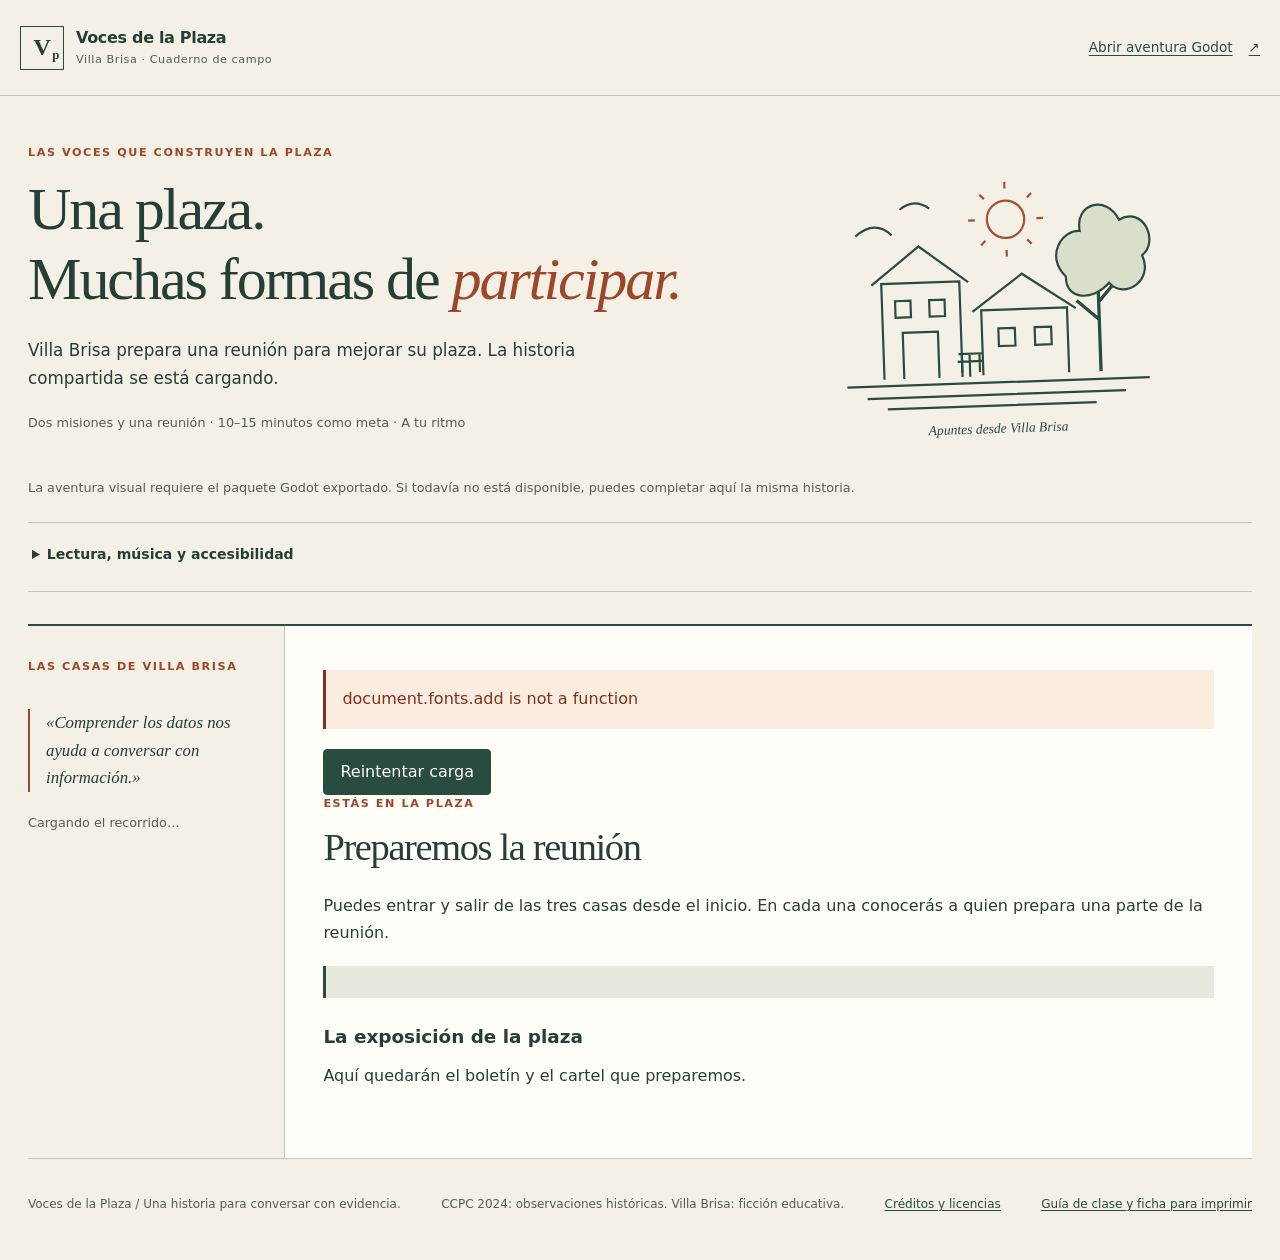
<file: web/index.html>
<!doctype html>
<html lang="es-MX">
<head>
  <meta charset="utf-8">
  <meta name="viewport" content="width=device-width, initial-scale=1">
  <meta name="theme-color" content="#294c40">
  <meta name="description" content="Una historia interactiva de datos y decisiones colectivas. Recorre Villa Brisa, explora el CCPC 2024 y prepara una exposición para la plaza.">
  <title>Voces de la Plaza · Cuaderno de campo</title>
  <link rel="icon" type="image/svg+xml" href="data:image/svg+xml,%3Csvg xmlns='http://www.w3.org/2000/svg' viewBox='0 0 64 64'%3E%3Crect width='64' height='64' rx='8' fill='%23294c40'/%3E%3Cpath d='M15 17 32 48 49 17' fill='none' stroke='%23fffdf7' stroke-width='5'/%3E%3C/svg%3E">
  <link rel="stylesheet" href="./styles.css">
  <script type="module" src="./app.mjs"></script>
</head>
<body>
  <a class="skip-link" href="#plaza-title">Saltar al recorrido</a>
  <header class="masthead">
    <a class="brand" href="./index.html" aria-label="Voces de la Plaza, inicio"><span class="brand-mark" aria-hidden="true">V<span>p</span></span><span>Voces de la Plaza<small>Villa Brisa · Cuaderno de campo</small></span></a>
    <a class="game-link" id="game-link" href="./game/index.html" aria-describedby="game-note">Abrir aventura Godot <span aria-hidden="true">↗</span></a>
  </header>
  <div class="page-wrap">
    <section class="introduction" aria-labelledby="page-title">
      <div>
        <p class="eyebrow">Las voces que construyen la plaza</p>
        <h1 id="page-title">Una plaza.<br>Muchas formas de <em>participar.</em></h1>
        <p class="intro-copy" id="opening">Villa Brisa prepara una reunión para mejorar su plaza. La historia compartida se está cargando.</p><p class="small-note" id="audience"></p>
        <p class="route-note">Dos misiones y una reunión · 10–15 minutos como meta · A tu ritmo</p>
      </div>
      <div class="plaza-illustration" aria-hidden="true">
        <svg viewBox="0 0 320 230" xmlns="http://www.w3.org/2000/svg" fill="none">
          <path d="M24 205H299M42 216H277M60 226H250" stroke="currentColor" stroke-width="2"/>
          <path d="M58 199V112H129V199M49 113L93 79L137 113M76 199V157H108V199M70 128H84V143H70ZM101 128H115V143H101Z" stroke="currentColor" stroke-width="2"/>
          <path d="M148 198V139H226V198M140 140L186 107L234 140M163 156H178V172H163ZM196 156H211V172H196Z" stroke="currentColor" stroke-width="2"/>
          <path d="M255 198V114M255 151L235 133M255 135L271 117" stroke="currentColor" stroke-width="3"/>
          <path d="M226 111C207 91 225 68 240 70C236 44 266 38 276 61C299 49 312 82 296 94C306 118 278 134 265 118C249 135 225 132 226 111Z" fill="#d9dfca" stroke="currentColor" stroke-width="2"/>
          <path d="M136 199V179M126 178H148M125 185H148M129 195V179M145 195V179" stroke="currentColor" stroke-width="2"/>
          <circle cx="173" cy="57" r="17" stroke="#a65032" stroke-width="2"/>
          <path d="M173 29V23M173 91V85M145 57H139M207 57H201M154 38L150 34M196 80L192 76M193 38L197 34M154 76L150 80" stroke="#a65032" stroke-width="2"/>
          <path d="M36 68C48 58 59 58 69 68M77 45C86 38 95 38 104 45" stroke="currentColor" stroke-width="2"/>
        </svg>
        <span>Apuntes desde Villa Brisa</span>
      </div>
    </section>
    <p id="game-note" class="small-note">La aventura visual requiere el paquete Godot exportado. Si todavía no está disponible, puedes completar aquí la misma historia.</p>
    <details class="settings">
      <summary>Lectura, música y accesibilidad</summary>
      <div class="settings-controls">
        <label for="text-size">Tamaño del texto <select id="text-size"><option value="normal">Estándar</option><option value="large">Grande</option></select></label>
        <label class="check"><input type="checkbox" id="reduced-motion"> Reducir movimiento</label>
        <label class="check"><input type="checkbox" id="music-muted"> Silenciar música</label>
        <label for="music-volume">Volumen de música <output id="music-volume-value" for="music-volume">20 %</output>
          <input id="music-volume" type="range" min="0" max="100" step="1" value="20"></label>
        <button type="button" id="music-play" class="quiet">Reproducir música</button>
        <button type="button" id="reset-progress" class="quiet">Borrar avance y ajustes</button>
      </div>
      <p>Usa Tab para recorrer los controles y Enter o Espacio para activarlos. Escape cierra la tarea; desde una casa, vuelve a la plaza. También puedes ampliar el texto con tu navegador. No hay arrastres ni límite de tiempo.</p>
      <p id="music-status">Música tranquila a volumen bajo (20 %), después de tu primera interacción. Todo el contenido se puede leer sin sonido.</p>
      <p>Solo guardamos capítulos terminados, el cierre de la campaña, ajustes y uso de apoyo en este dispositivo. Tu decisión ficticia, sus resultados y tu reflexión no se guardan ni se envían. El diseño del cartel y el PDF permanecen solo en esta sesión.</p>
      <p id="storage-status" role="status"></p>
    </details>
    <audio id="background-music" src="./assets/audio/sunset-walk.ogg" loop preload="none" hidden></audio>
    <noscript><p class="error">Activa JavaScript para cargar el archivo CCPC y la historia incluidos. No se requieren cuentas ni servicios externos.</p></noscript>
    <div class="notebook">
      <aside class="itinerary">
        <p class="eyebrow">Las casas de Villa Brisa</p>
        <nav aria-label="Entrar a las casas"><ol id="house-navigation"></ol></nav>
        <p class="margin-note">«Comprender los datos nos ayuda a conversar con información.»</p>
        <p class="small-note" id="progress-summary" aria-live="off">Cargando el recorrido…</p>
        <button type="button" id="reopen-ending" class="quiet" hidden>Ver FIN</button>
      </aside>
      <main id="main-content">
        <p id="data-status" role="status">Cargando los datos y la historia compartida…</p>
        <button type="button" id="retry-data" hidden>Reintentar carga</button>
        <section id="plaza" aria-labelledby="plaza-title">
          <p class="eyebrow">Estás en la plaza</p>
          <h2 id="plaza-title" tabindex="-1">Preparemos la reunión</h2>
          <p>Puedes entrar y salir de las tres casas desde el inicio. En cada una conocerás a quien prepara una parte de la reunión.</p>
          <p id="next-objective" class="finding"></p>
          <p id="legacy-notice" class="small-note" hidden></p>
          <section id="exhibit" aria-labelledby="exhibit-title">
            <h3 id="exhibit-title">La exposición de la plaza</h3>
            <div id="exhibit-content"><p>Aquí quedarán el boletín y el cartel que preparemos.</p></div>
          </section>
        </section>
        <div id="houses"></div>
      </main>
    </div>
    <footer>
      <p>Voces de la Plaza / Una historia para conversar con evidencia.</p>
      <p>CCPC 2024: observaciones históricas. Villa Brisa: ficción educativa.</p>
      <p><a id="credits-link" href="./licenses/THIRD_PARTY_NOTICES.txt">Créditos y licencias</a></p>
      <p id="classroom-resource"><a id="classroom-link" href="./classroom.html">Guía de clase y ficha para imprimir</a></p>
    </footer>
  </div>
  <dialog id="ending" class="ending" aria-labelledby="ending-title">
    <div id="print-reveal" hidden>
      <h2 id="print-reveal-title">Tu cartel sale de la prensa</h2>
      <div class="print-slot" aria-hidden="true"><div class="print-sheet"><strong>Tu voto cuenta.<br>Infórmate y participa.</strong><span></span><span></span><p>Una pregunta para conversar.</p></div></div>
      <button type="button" id="skip-print">Saltar animación</button>
      <p class="small-note">También puedes pulsar E o Enter.</p>
    </div>
    <div id="ending-finished">
      <div class="ending-controls">
        <h2 id="ending-title" tabindex="-1"></h2>
        <div class="ending-actions">
          <a id="download-campaign" class="download-link" download="cartel-ciudadano.pdf" hidden>Descargar cartel PDF</a>
          <button type="button" id="enlarge-campaign" class="quiet" aria-expanded="false" aria-controls="ending-poster" hidden>Ampliar cartel</button>
          <button type="button" id="explore-after-ending" class="quiet">Seguir explorando</button>
        </div>
      </div>
      <div id="ending-details" class="ending-details">
        <div id="ending-summary">
          <p id="ending-message"></p>
          <p id="campaign-reload-note" class="finding" hidden></p>
          <p id="campaign-format" class="small-note" hidden>PDF · Una página · Tamaño Carta (21.59 × 27.94 cm)</p>
          <p>Te llevas tres herramientas: leer lo que sabemos, reconocer lo que falta y preguntar qué sigue después de decidir.</p>
          <p class="small-note">Conservamos que terminaste el recorrido, sin guardar tu elección ni su resultado. Terminar con apoyo no demuestra comprensión independiente. Esta experiencia no mide efectos en la participación electoral real.</p>
          <button type="button" class="quiet" id="repeat-consultation">Explorar otra decisión ficticia</button>
        </div>
        <div id="ending-poster" hidden></div>
      </div>
    </div>
  </dialog>
  <template id="consultation-template">
    <p id="consultation-bridge" class="finding"></p>
    <div class="synthetic-notice"><strong>Consulta ficticia · Datos inventados</strong><p id="consultation-label"></p></div>
    <h3>El mismo presupuesto inicial, tres proyectos</h3>
    <div class="projects"></div>
    <p id="blocked-consultation" class="finding">Puedes conocer las propuestas. Para comenzar la consulta, preparemos primero el boletín y el cartel.</p>
    <button type="button" data-start="consultation" hidden>Comenzar la consulta</button>
    <div id="task-consultation" class="task" hidden>
      <h3 id="task-title-consultation" tabindex="-1">Escuchar, decidir y dar seguimiento</h3>
      <p>Cualquier decisión permite terminar. Una preferencia no es una respuesta correcta o incorrecta.</p>
      <details>
        <summary>Ver las reglas de esta consulta inventada</summary>
        <p id="roster-description"></p>
        <p>El proyecto con más marcas gana. Marcar un proyecto suma 1 a ese proyecto y 1 al total de participantes. Una boleta sin marca suma solo 1 participante. No participar no suma. Un empate requiere otra decisión ficticia; ningún proyecto gana automáticamente.</p>
      </details>
      <label for="scenario">Escenario antes de elegir <select id="scenario"></select></label>
      <form id="ballot" autocomplete="off">
        <fieldset><legend>¿Con cuál proyecto te gustaría empezar?</legend><div id="ballot-options"></div></fieldset>
        <p class="small-note">No guardamos ni enviamos tu elección o el resultado. Las tres propuestas, dejar la boleta sin marca y no participar permiten el mismo cierre.</p>
        <button type="submit">Ver el resultado ficticio</button>
      </form>
      <section id="consultation-result" tabindex="-1" aria-labelledby="result-title" hidden>
        <h4 id="result-title">Resultado del escenario ficticio</h4><div id="result-content"></div>
      </section>
      <section id="reflection" aria-labelledby="reflection-title" hidden>
        <h4 id="reflection-title">La conversación continúa</h4>
        <p>Un voto aporta a una decisión; no garantiza cambiar al ganador. Con el mismo total de participantes pueden ganar proyectos distintos. Las necesidades que no ganan siguen mereciendo atención.</p>
        <form id="reflection-form" autocomplete="off"><fieldset><legend>Después de la reunión, ¿qué te gustaría revisar?</legend>
          <label class="choice"><input type="radio" name="followup" value="budget" required> ¿Qué se hizo con el presupuesto?</label>
          <label class="choice"><input type="radio" name="followup" value="review"> ¿Cuándo revisaremos los avances?</label>
          <label class="choice"><input type="radio" name="followup" value="needs"> ¿Cómo atenderemos las necesidades pendientes?</label>
        </fieldset><button type="submit">Continuar con Inés</button></form>
      </section>
      <button type="button" class="quiet" data-close-task="consultation">Cerrar tarea</button>
    </div>
  </template>
</body>
</html>
</file>
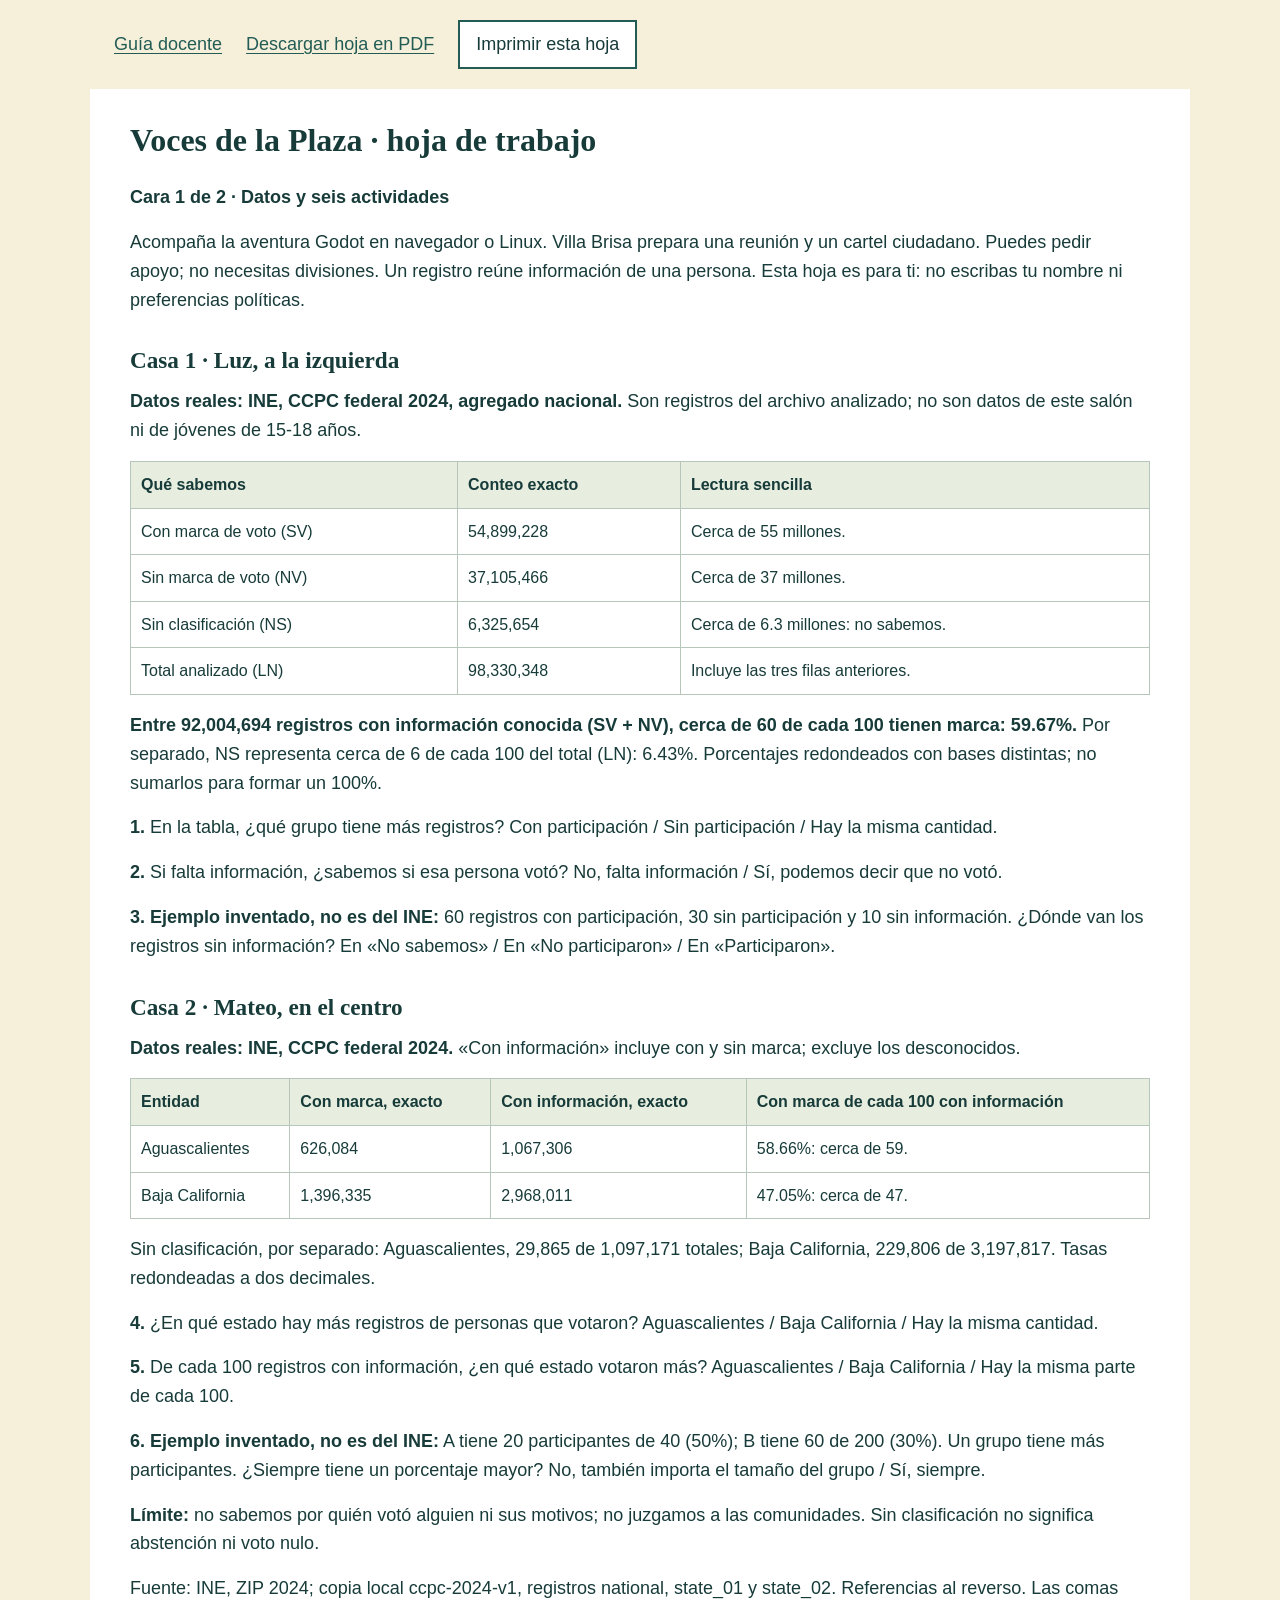
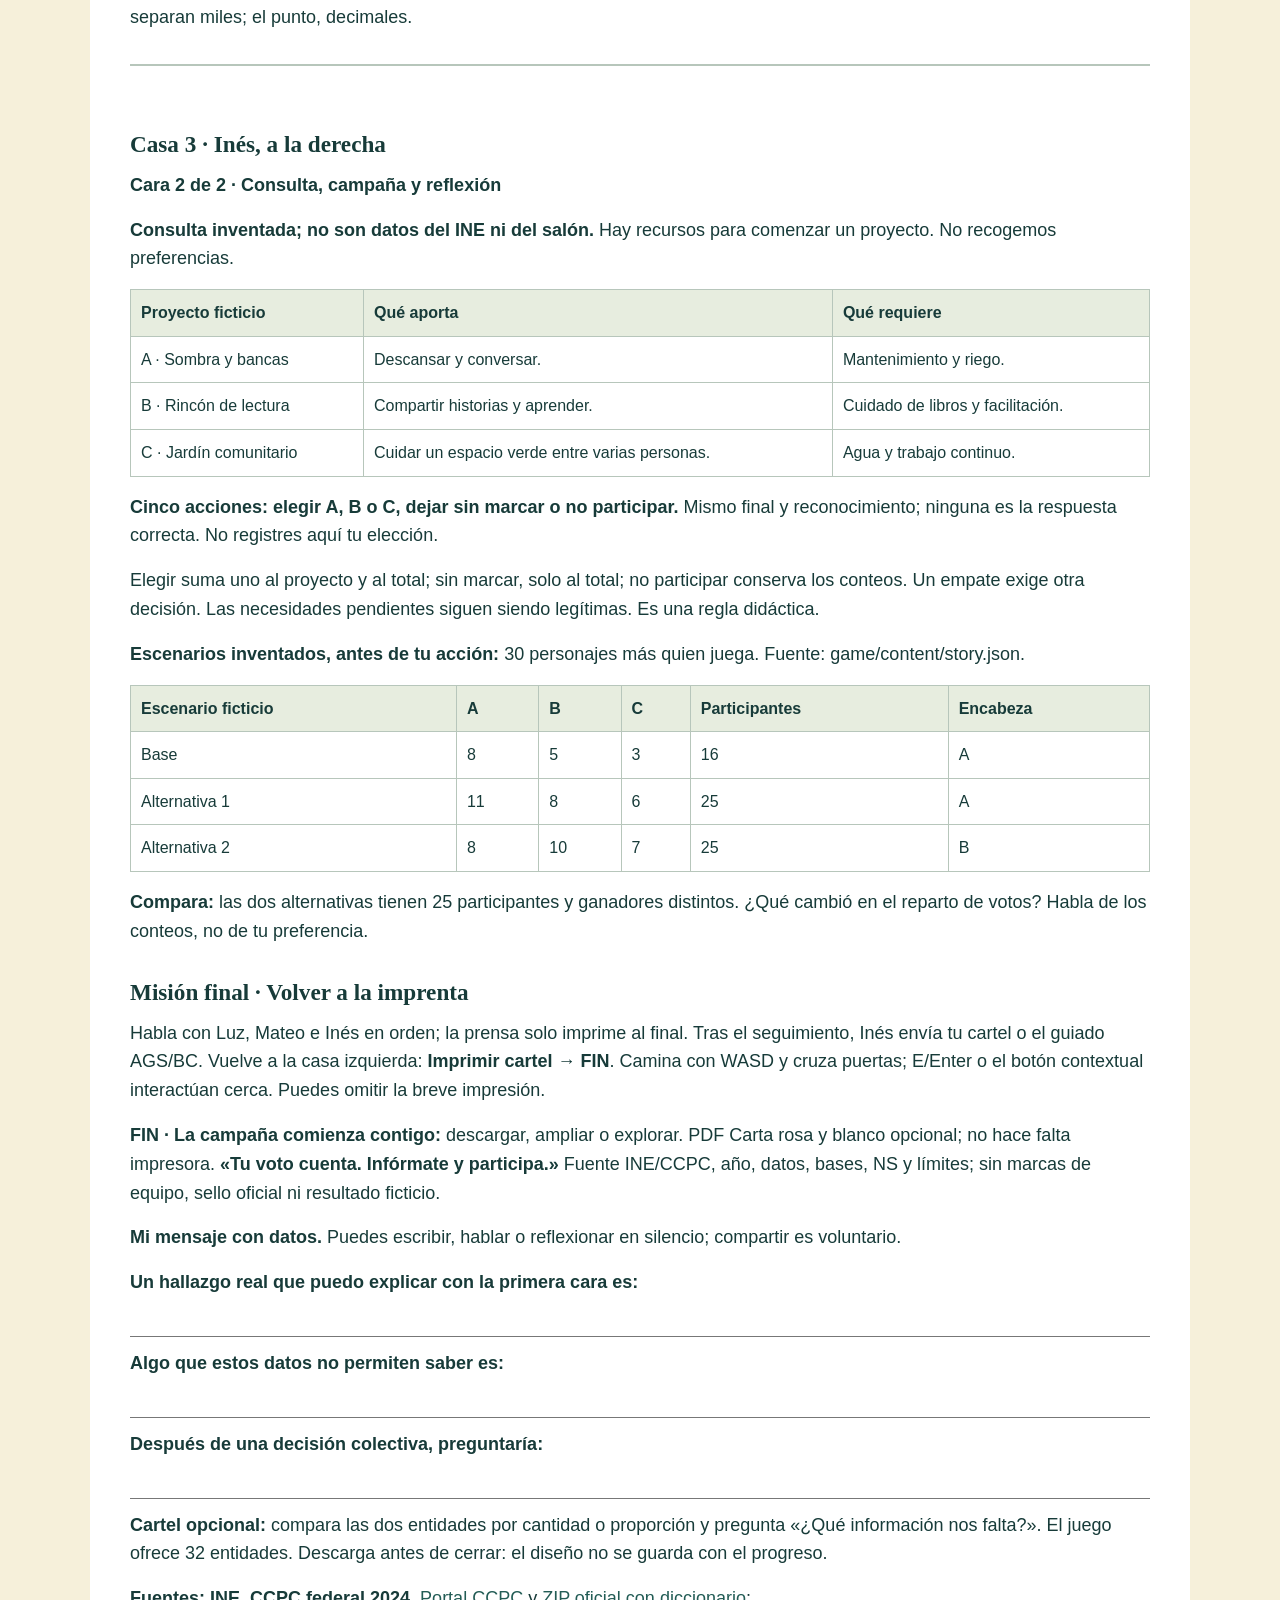
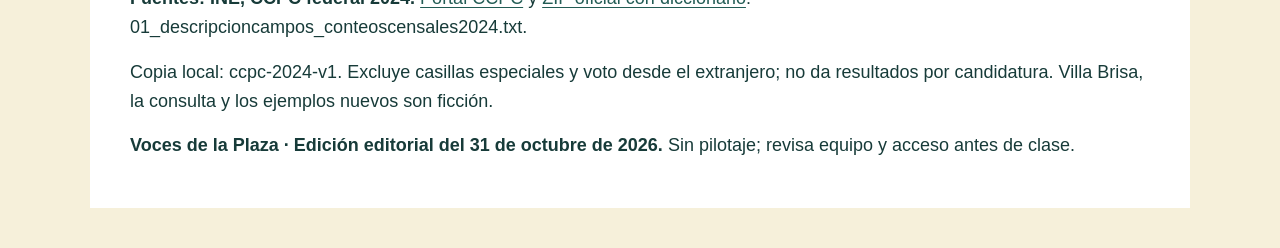
<file: submission/classroom-handout.html>
<!doctype html><html lang="es-MX"><head><meta charset="utf-8"><meta name="viewport" content="width=device-width,initial-scale=1"><title>Voces de la Plaza · Hoja de trabajo</title><style>@page{size:Letter;margin:14mm}*{box-sizing:border-box}
:root{--ink:#173b39;--paper:#fff;--canvas:#f6f0da;--line:#b7c6bb;--accent:#225c55}
body{margin:0;color:var(--ink);background:var(--canvas);font:18px/1.6 Arial,sans-serif}
a{color:var(--accent);text-underline-offset:.18em;overflow-wrap:anywhere}
a:focus-visible,button:focus-visible,.table-wrap:focus-visible{outline:3px solid #9b4d2d;outline-offset:4px}
.skip{position:absolute;left:16px;top:-100px;padding:8px;background:#fff;z-index:2}.skip:focus{top:8px}
.toolbar{max-width:1100px;margin:auto;padding:20px 24px;display:flex;flex-wrap:wrap;gap:12px 24px;align-items:center}
.toolbar a,button{font:inherit}button{padding:8px 16px;border:2px solid var(--accent);background:#fff;color:var(--ink);cursor:pointer}
main{max-width:1100px;margin:0 auto 40px;padding:32px 40px;background:var(--paper)}
h1{font:700 2rem/1.2 Georgia,serif;margin:0 0 24px}h2{font:700 1.45rem/1.25 Georgia,serif;margin:32px 0 12px}
p{margin:0 0 16px}li{margin-bottom:12px}code{font:inherit;overflow-wrap:anywhere}
.table-wrap{overflow-x:auto;margin:16px 0}table{border-collapse:collapse;width:100%;font-size:1rem}
td,th{border:1px solid var(--line);padding:10px;text-align:left;vertical-align:top}th{background:#e7eddf}
.answer-line{border:0;border-bottom:1px solid #777;height:24px;margin:0 0 12px}
.paper+.paper{border-top:2px solid var(--line);margin-top:32px;padding-top:32px}
@media(max-width:600px){body{font-size:16px}.toolbar{padding:16px;gap:12px}main{padding:24px 16px}h1{font-size:1.75rem}td,th{padding:6px}}
@media print{body{background:#fff;color:#111;font:11pt/1.17 Arial,sans-serif}.no-print,.skip{display:none!important}
main{margin:0;padding:0;max-width:none}a{color:inherit}.table-wrap{overflow:visible;margin:0}
table{font-size:11pt;margin:5pt 0}td,th{padding:3pt;border-color:#777}th{background:#eee}
p{margin:0 0 4.5pt}h1{font:700 16pt/1.1 Arial,sans-serif;margin:0 0 6pt}h2{font:700 13pt/1.1 Arial,sans-serif;margin:9pt 0 5pt}
.paper{width:calc(8.5in - 28mm);height:calc(11in - 28mm);break-after:page;position:relative}
.paper:last-child{break-after:auto}.paper+.paper{border:0;margin:0;padding:0}
.paper .page-content{display:flow-root}.paper .page-content>:first-child{margin-top:0}
.answer-line{height:12pt;margin:0 0 5pt}li{margin-bottom:5pt}tr{break-inside:avoid}h1,h2{break-after:avoid}}</style></head><body><a class="skip" href="#contenido">Saltar al contenido</a><nav class="toolbar no-print" aria-label="Materiales de aula"><a href="./classroom.html">Guía docente</a><a href="./classroom-handout.pdf" download>Descargar hoja en PDF</a><button type="button" id="print-document">Imprimir esta hoja</button></nav><main id="contenido" tabindex="-1"><section class="paper"><div class="page-content"><h1>Voces de la Plaza · hoja de trabajo</h1>
<p><strong>Cara 1 de 2 · Datos y seis actividades</strong></p>
<p>Acompaña la aventura Godot en navegador o Linux. Villa Brisa prepara una reunión y un cartel ciudadano. Puedes pedir apoyo; no necesitas divisiones. Un registro reúne información de una persona. Esta hoja es para ti: no escribas tu nombre ni preferencias políticas.</p>
<h2>Casa 1 · Luz, a la izquierda</h2>
<p><strong>Datos reales: INE, CCPC federal 2024, agregado nacional.</strong> Son registros del archivo analizado; no son datos de este salón ni de jóvenes de 15-18 años.</p>
<div class="table-wrap" tabindex="0" role="region" aria-label="Casa 1 · Luz, a la izquierda"><table aria-label="Casa 1 · Luz, a la izquierda"><thead><tr><th scope="col">Qué sabemos</th><th scope="col">Conteo exacto</th><th scope="col">Lectura sencilla</th></tr></thead><tbody><tr><td>Con marca de voto (SV)</td><td>54,899,228</td><td>Cerca de 55 millones.</td></tr><tr><td>Sin marca de voto (NV)</td><td>37,105,466</td><td>Cerca de 37 millones.</td></tr><tr><td>Sin clasificación (NS)</td><td>6,325,654</td><td>Cerca de 6.3 millones: no sabemos.</td></tr><tr><td>Total analizado (LN)</td><td>98,330,348</td><td>Incluye las tres filas anteriores.</td></tr></tbody></table></div>
<p><strong>Entre 92,004,694 registros con información conocida (SV + NV), cerca de 60 de cada 100 tienen marca: 59.67%.</strong> Por separado, NS representa cerca de 6 de cada 100 del total (LN): 6.43%. Porcentajes redondeados con bases distintas; no sumarlos para formar un 100%.</p>
<p><strong>1.</strong> En la tabla, ¿qué grupo tiene más registros? Con participación / Sin participación / Hay la misma cantidad.</p>
<p><strong>2.</strong> Si falta información, ¿sabemos si esa persona votó? No, falta información / Sí, podemos decir que no votó.</p>
<p><strong>3. Ejemplo inventado, no es del INE:</strong> 60 registros con participación, 30 sin participación y 10 sin información. ¿Dónde van los registros sin información? En «No sabemos» / En «No participaron» / En «Participaron».</p>
<h2>Casa 2 · Mateo, en el centro</h2>
<p><strong>Datos reales: INE, CCPC federal 2024.</strong> «Con información» incluye con y sin marca; excluye los desconocidos.</p>
<div class="table-wrap" tabindex="0" role="region" aria-label="Casa 2 · Mateo, en el centro"><table aria-label="Casa 2 · Mateo, en el centro"><thead><tr><th scope="col">Entidad</th><th scope="col">Con marca, exacto</th><th scope="col">Con información, exacto</th><th scope="col">Con marca de cada 100 con información</th></tr></thead><tbody><tr><td>Aguascalientes</td><td>626,084</td><td>1,067,306</td><td>58.66%: cerca de 59.</td></tr><tr><td>Baja California</td><td>1,396,335</td><td>2,968,011</td><td>47.05%: cerca de 47.</td></tr></tbody></table></div>
<p>Sin clasificación, por separado: Aguascalientes, 29,865 de 1,097,171 totales; Baja California, 229,806 de 3,197,817. Tasas redondeadas a dos decimales.</p>
<p><strong>4.</strong> ¿En qué estado hay más registros de personas que votaron? Aguascalientes / Baja California / Hay la misma cantidad.</p>
<p><strong>5.</strong> De cada 100 registros con información, ¿en qué estado votaron más? Aguascalientes / Baja California / Hay la misma parte de cada 100.</p>
<p><strong>6. Ejemplo inventado, no es del INE:</strong> A tiene 20 participantes de 40 (50%); B tiene 60 de 200 (30%). Un grupo tiene más participantes. ¿Siempre tiene un porcentaje mayor? No, también importa el tamaño del grupo / Sí, siempre.</p>
<p><strong>Límite:</strong> no sabemos por quién votó alguien ni sus motivos; no juzgamos a las comunidades. Sin clasificación no significa abstención ni voto nulo.</p>
<p>Fuente: INE, ZIP 2024; copia local <code>ccpc-2024-v1</code>, registros <code>national</code>, <code>state_01</code> y <code>state_02</code>. Referencias al reverso. Las comas separan miles; el punto, decimales.</p></div></section><section class="paper"><div class="page-content"><h2>Casa 3 · Inés, a la derecha</h2>
<p><strong>Cara 2 de 2 · Consulta, campaña y reflexión</strong></p>
<p><strong>Consulta inventada; no son datos del INE ni del salón.</strong> Hay recursos para comenzar un proyecto. No recogemos preferencias.</p>
<div class="table-wrap" tabindex="0" role="region" aria-label="Casa 3 · Inés, a la derecha"><table aria-label="Casa 3 · Inés, a la derecha"><thead><tr><th scope="col">Proyecto ficticio</th><th scope="col">Qué aporta</th><th scope="col">Qué requiere</th></tr></thead><tbody><tr><td>A · Sombra y bancas</td><td>Descansar y conversar.</td><td>Mantenimiento y riego.</td></tr><tr><td>B · Rincón de lectura</td><td>Compartir historias y aprender.</td><td>Cuidado de libros y facilitación.</td></tr><tr><td>C · Jardín comunitario</td><td>Cuidar un espacio verde entre varias personas.</td><td>Agua y trabajo continuo.</td></tr></tbody></table></div>
<p><strong>Cinco acciones: elegir A, B o C, dejar sin marcar o no participar.</strong> Mismo final y reconocimiento; ninguna es la respuesta correcta. No registres aquí tu elección.</p>
<p>Elegir suma uno al proyecto y al total; sin marcar, solo al total; no participar conserva los conteos. Un empate exige otra decisión. Las necesidades pendientes siguen siendo legítimas. Es una regla didáctica.</p>
<p><strong>Escenarios inventados, antes de tu acción:</strong> 30 personajes más quien juega. Fuente: <code>game/content/story.json</code>.</p>
<div class="table-wrap" tabindex="0" role="region" aria-label="Casa 3 · Inés, a la derecha"><table aria-label="Casa 3 · Inés, a la derecha"><thead><tr><th scope="col">Escenario ficticio</th><th scope="col">A</th><th scope="col">B</th><th scope="col">C</th><th scope="col">Participantes</th><th scope="col">Encabeza</th></tr></thead><tbody><tr><td>Base</td><td>8</td><td>5</td><td>3</td><td>16</td><td>A</td></tr><tr><td>Alternativa 1</td><td>11</td><td>8</td><td>6</td><td>25</td><td>A</td></tr><tr><td>Alternativa 2</td><td>8</td><td>10</td><td>7</td><td>25</td><td>B</td></tr></tbody></table></div>
<p><strong>Compara:</strong> las dos alternativas tienen 25 participantes y ganadores distintos. ¿Qué cambió en el reparto de votos? Habla de los conteos, no de tu preferencia.</p>
<h2>Misión final · Volver a la imprenta</h2>
<p>Habla con Luz, Mateo e Inés en orden; la prensa solo imprime al final. Tras el seguimiento, Inés envía tu cartel o el guiado AGS/BC. Vuelve a la casa izquierda: <strong>Imprimir cartel → FIN</strong>. Camina con WASD y cruza puertas; E/Enter o el botón contextual interactúan cerca. Puedes omitir la breve impresión.</p>
<p><strong>FIN · La campaña comienza contigo:</strong> descargar, ampliar o explorar. PDF Carta rosa y blanco opcional; no hace falta impresora. <strong>«Tu voto cuenta. Infórmate y participa.»</strong> Fuente INE/CCPC, año, datos, bases, NS y límites; sin marcas de equipo, sello oficial ni resultado ficticio.</p>
<p><strong>Mi mensaje con datos.</strong> Puedes escribir, hablar o reflexionar en silencio; compartir es voluntario.</p>
<p><strong>Un hallazgo real que puedo explicar con la primera cara es:</strong></p>
<hr class="answer-line" aria-hidden="true">
<p><strong>Algo que estos datos no permiten saber es:</strong></p>
<hr class="answer-line" aria-hidden="true">
<p><strong>Después de una decisión colectiva, preguntaría:</strong></p>
<hr class="answer-line" aria-hidden="true">
<p><strong>Cartel opcional:</strong> compara las dos entidades por cantidad o proporción y pregunta «¿Qué información nos falta?». El juego ofrece 32 entidades. Descarga antes de cerrar: el diseño no se guarda con el progreso.</p>
<p><strong>Fuentes: INE, CCPC federal 2024.</strong> <a href="https://ine.mx/transparencia/datos-abiertos/visualizacion-datos/conteos-censales-participacion/">Portal CCPC</a> y <a href="https://ine.mx/wp-content/uploads/2025/08/DatosAbiertos_DECEyEC_ConteosCensales2024.zip">ZIP oficial con diccionario</a>: <code>01_descripcioncampos_conteoscensales2024.txt</code>.</p>
<p>Copia local: <code>ccpc-2024-v1</code>. Excluye casillas especiales y voto desde el extranjero; no da resultados por candidatura. Villa Brisa, la consulta y los ejemplos nuevos son ficción.</p>
<p><strong>Voces de la Plaza · Edición editorial del 31 de octubre de 2026.</strong> Sin pilotaje; revisa equipo y acceso antes de clase.</p></div></section></main><script>document.getElementById("print-document").addEventListener("click",()=>window.print());</script></body></html>
</file>
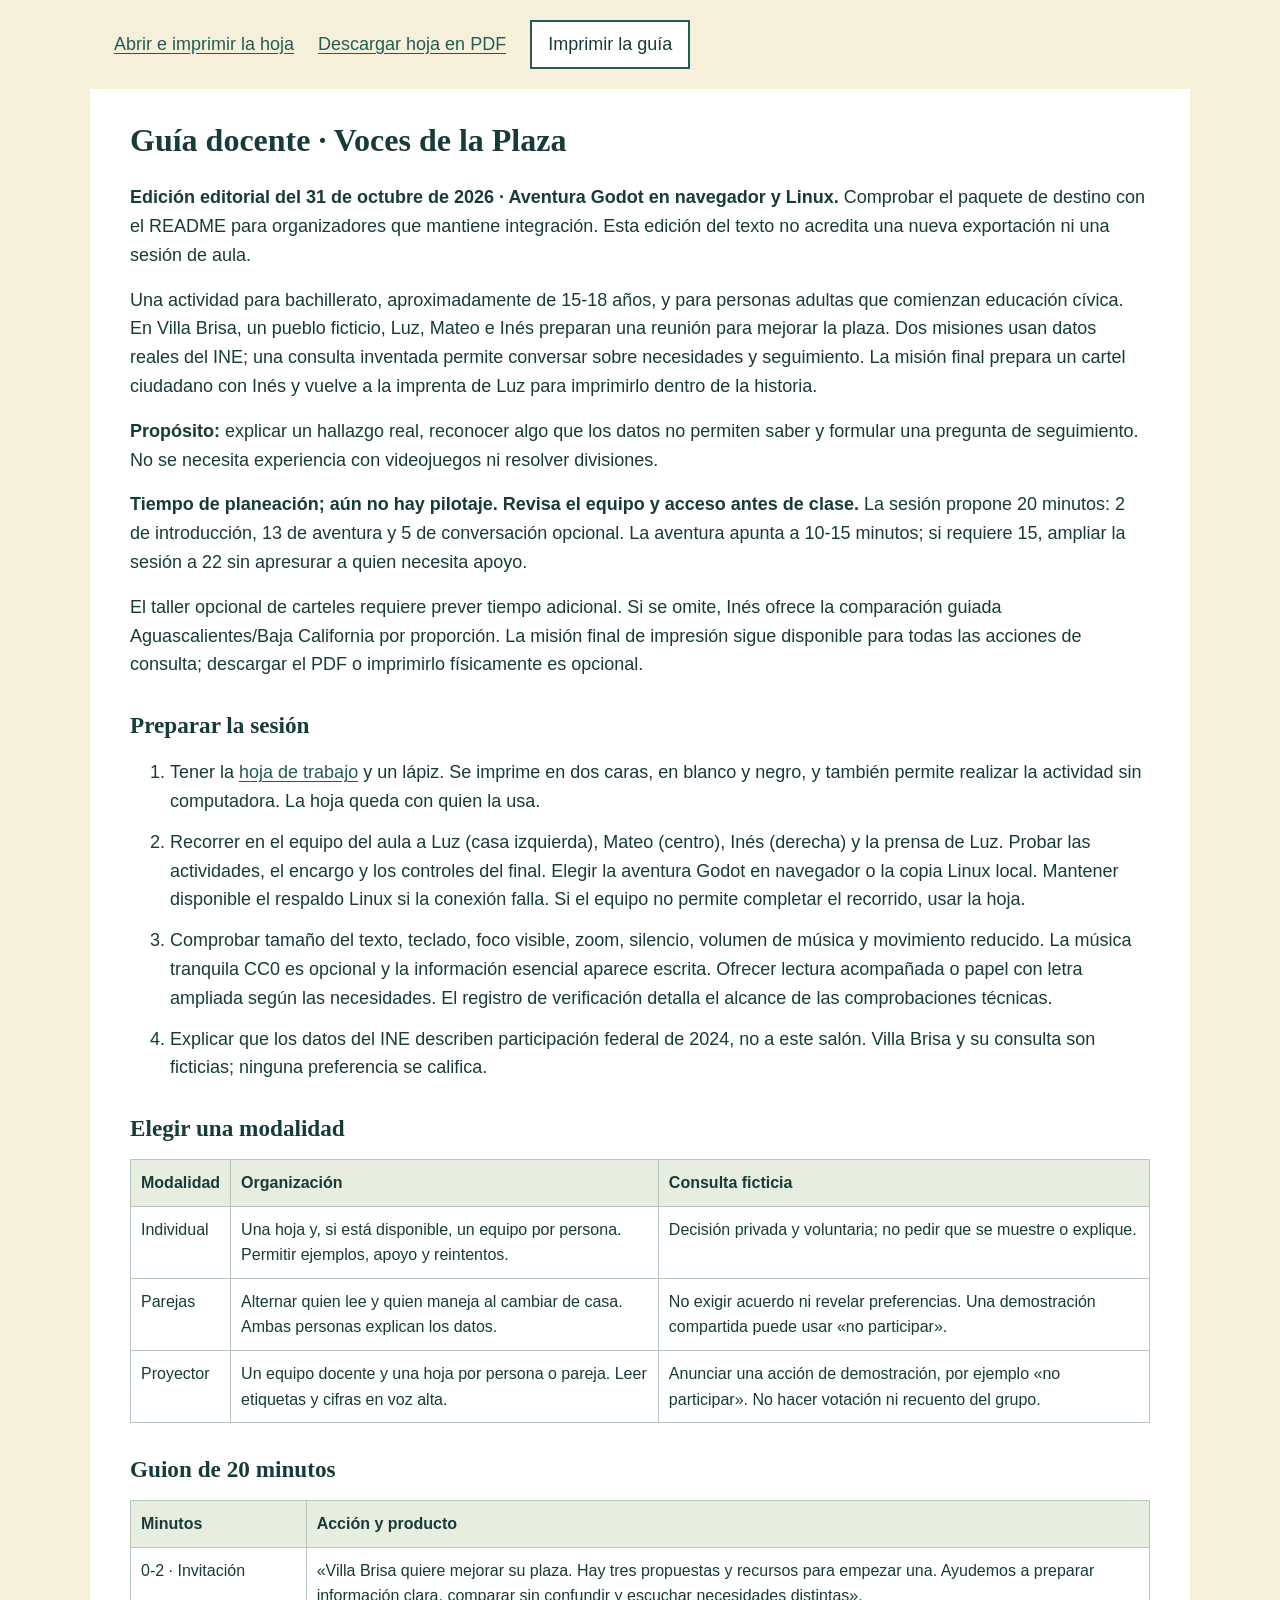
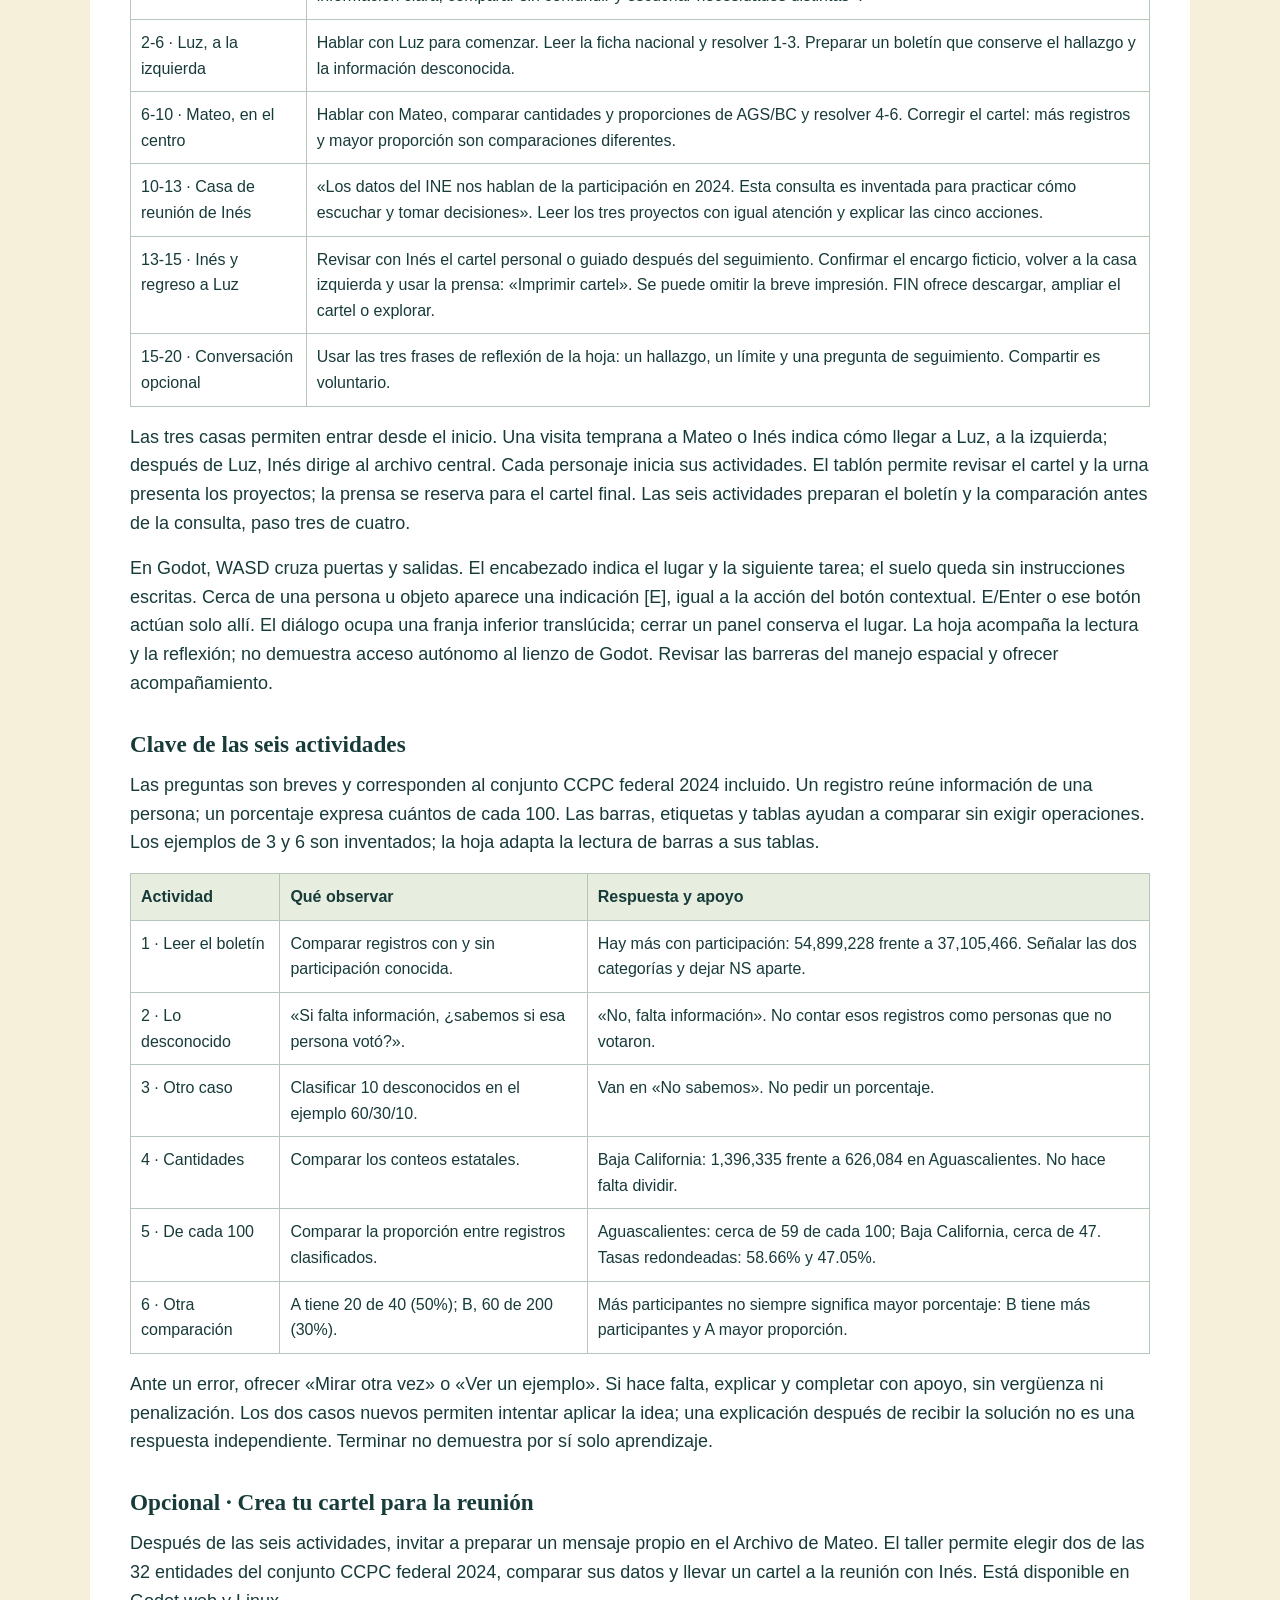
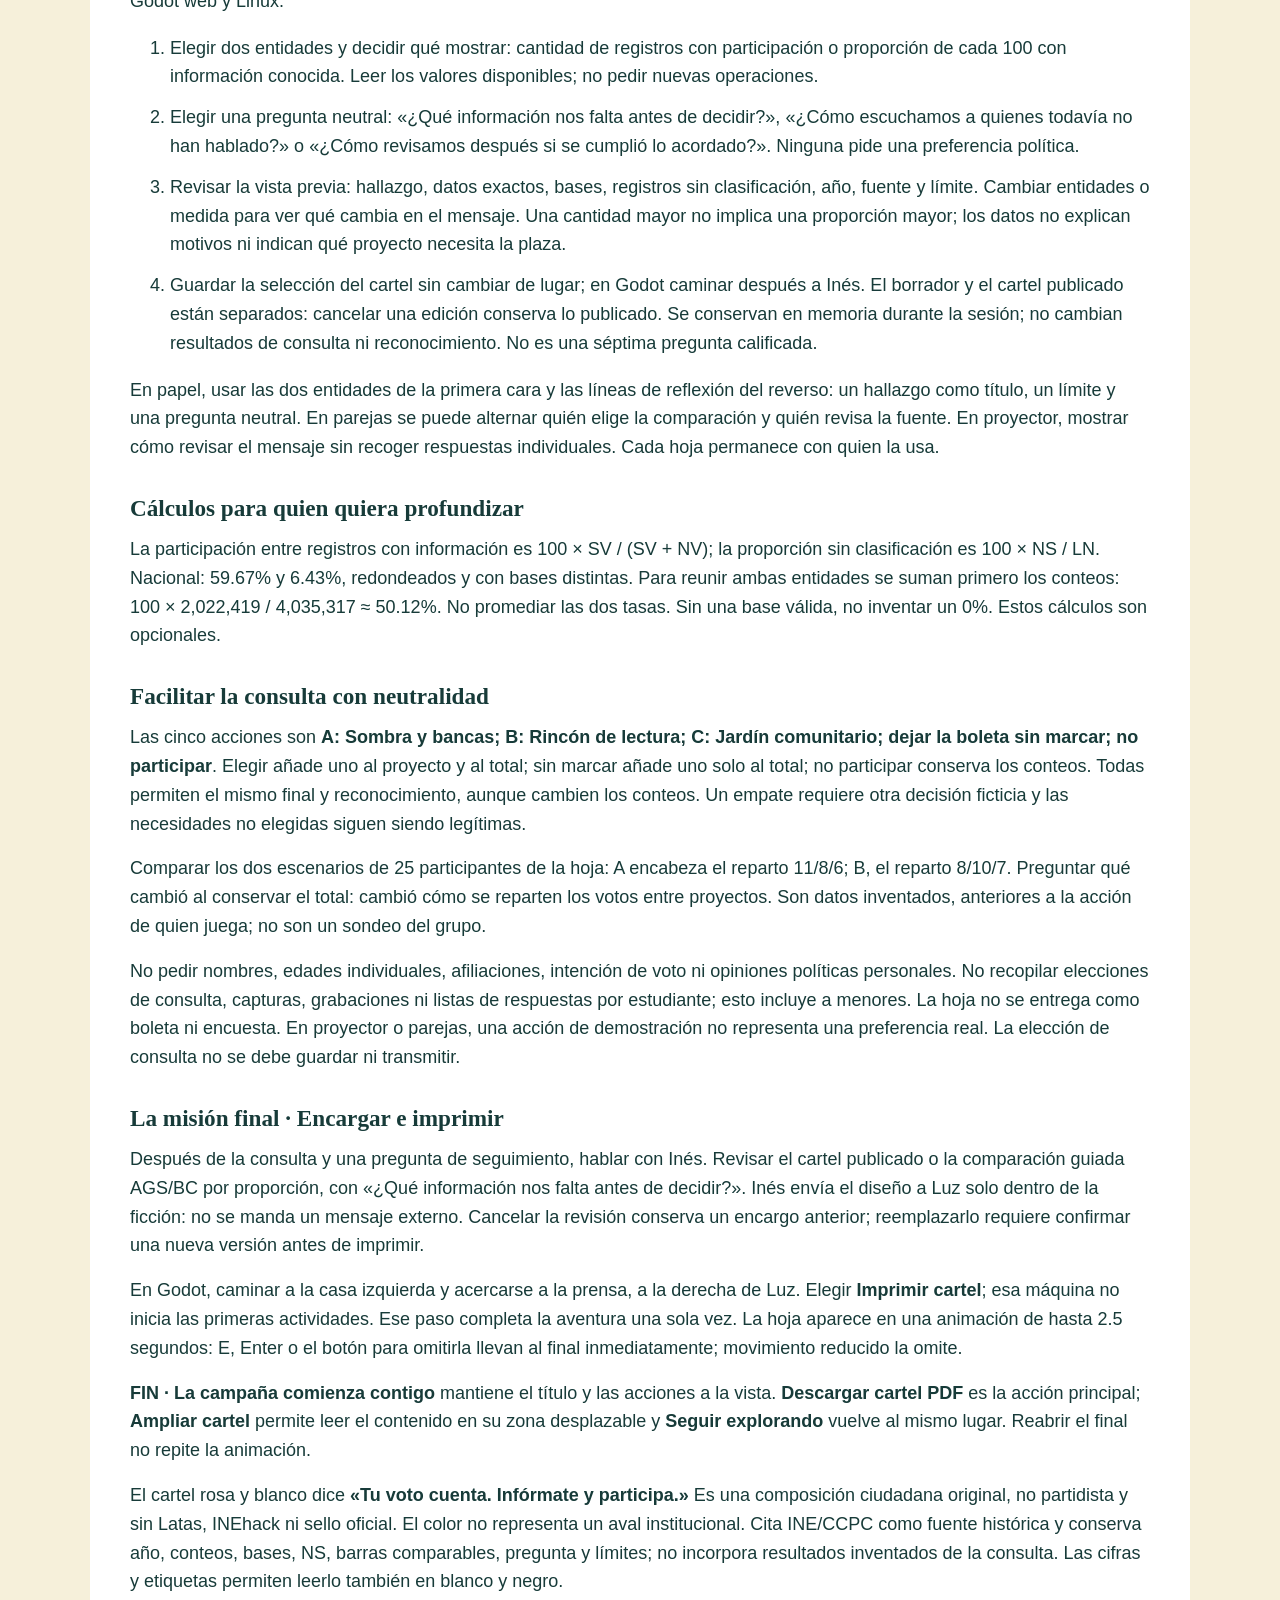
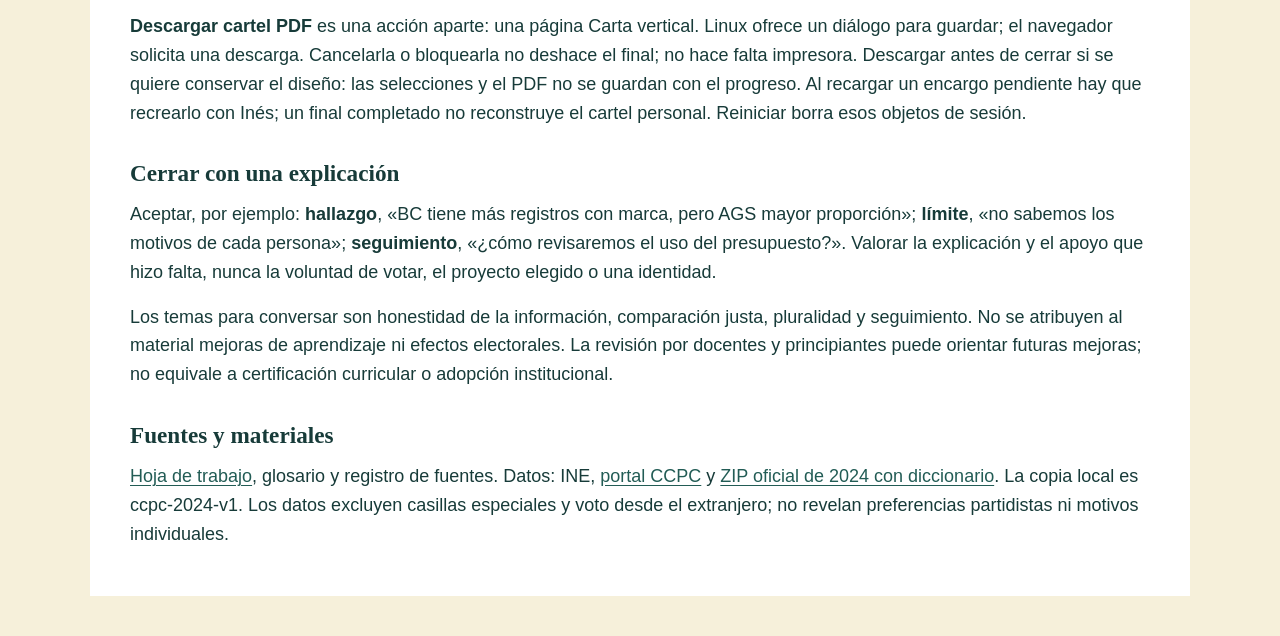
<file: submission/classroom.html>
<!doctype html><html lang="es-MX"><head><meta charset="utf-8"><meta name="viewport" content="width=device-width,initial-scale=1"><title>Voces de la Plaza · Guía docente</title><style>@page{size:Letter;margin:14mm}*{box-sizing:border-box}
:root{--ink:#173b39;--paper:#fff;--canvas:#f6f0da;--line:#b7c6bb;--accent:#225c55}
body{margin:0;color:var(--ink);background:var(--canvas);font:18px/1.6 Arial,sans-serif}
a{color:var(--accent);text-underline-offset:.18em;overflow-wrap:anywhere}
a:focus-visible,button:focus-visible,.table-wrap:focus-visible{outline:3px solid #9b4d2d;outline-offset:4px}
.skip{position:absolute;left:16px;top:-100px;padding:8px;background:#fff;z-index:2}.skip:focus{top:8px}
.toolbar{max-width:1100px;margin:auto;padding:20px 24px;display:flex;flex-wrap:wrap;gap:12px 24px;align-items:center}
.toolbar a,button{font:inherit}button{padding:8px 16px;border:2px solid var(--accent);background:#fff;color:var(--ink);cursor:pointer}
main{max-width:1100px;margin:0 auto 40px;padding:32px 40px;background:var(--paper)}
h1{font:700 2rem/1.2 Georgia,serif;margin:0 0 24px}h2{font:700 1.45rem/1.25 Georgia,serif;margin:32px 0 12px}
p{margin:0 0 16px}li{margin-bottom:12px}code{font:inherit;overflow-wrap:anywhere}
.table-wrap{overflow-x:auto;margin:16px 0}table{border-collapse:collapse;width:100%;font-size:1rem}
td,th{border:1px solid var(--line);padding:10px;text-align:left;vertical-align:top}th{background:#e7eddf}
.answer-line{border:0;border-bottom:1px solid #777;height:24px;margin:0 0 12px}
.paper+.paper{border-top:2px solid var(--line);margin-top:32px;padding-top:32px}
@media(max-width:600px){body{font-size:16px}.toolbar{padding:16px;gap:12px}main{padding:24px 16px}h1{font-size:1.75rem}td,th{padding:6px}}
@media print{body{background:#fff;color:#111;font:11pt/1.17 Arial,sans-serif}.no-print,.skip{display:none!important}
main{margin:0;padding:0;max-width:none}a{color:inherit}.table-wrap{overflow:visible;margin:0}
table{font-size:11pt;margin:5pt 0}td,th{padding:3pt;border-color:#777}th{background:#eee}
p{margin:0 0 4.5pt}h1{font:700 16pt/1.1 Arial,sans-serif;margin:0 0 6pt}h2{font:700 13pt/1.1 Arial,sans-serif;margin:9pt 0 5pt}
.paper{width:calc(8.5in - 28mm);height:calc(11in - 28mm);break-after:page;position:relative}
.paper:last-child{break-after:auto}.paper+.paper{border:0;margin:0;padding:0}
.paper .page-content{display:flow-root}.paper .page-content>:first-child{margin-top:0}
.answer-line{height:12pt;margin:0 0 5pt}li{margin-bottom:5pt}tr{break-inside:avoid}h1,h2{break-after:avoid}}</style></head><body><a class="skip" href="#contenido">Saltar al contenido</a><nav class="toolbar no-print" aria-label="Materiales de aula"><a href="./classroom-handout.html">Abrir e imprimir la hoja</a><a href="./classroom-handout.pdf" download>Descargar hoja en PDF</a><button type="button" id="print-document">Imprimir la guía</button></nav><main id="contenido" tabindex="-1"><h1>Guía docente · Voces de la Plaza</h1>
<p><strong>Edición editorial del 31 de octubre de 2026 · Aventura Godot en navegador y Linux.</strong> Comprobar el paquete de destino con el README para organizadores que mantiene integración. Esta edición del texto no acredita una nueva exportación ni una sesión de aula.</p>
<p>Una actividad para bachillerato, aproximadamente de 15-18 años, y para personas adultas que comienzan educación cívica. En Villa Brisa, un pueblo ficticio, Luz, Mateo e Inés preparan una reunión para mejorar la plaza. Dos misiones usan datos reales del INE; una consulta inventada permite conversar sobre necesidades y seguimiento. La misión final prepara un cartel ciudadano con Inés y vuelve a la imprenta de Luz para imprimirlo dentro de la historia.</p>
<p><strong>Propósito:</strong> explicar un hallazgo real, reconocer algo que los datos no permiten saber y formular una pregunta de seguimiento. No se necesita experiencia con videojuegos ni resolver divisiones.</p>
<p><strong>Tiempo de planeación; aún no hay pilotaje. Revisa el equipo y acceso antes de clase.</strong> La sesión propone 20 minutos: 2 de introducción, 13 de aventura y 5 de conversación opcional. La aventura apunta a 10-15 minutos; si requiere 15, ampliar la sesión a 22 sin apresurar a quien necesita apoyo.</p>
<p>El taller opcional de carteles requiere prever tiempo adicional. Si se omite, Inés ofrece la comparación guiada Aguascalientes/Baja California por proporción. La misión final de impresión sigue disponible para todas las acciones de consulta; descargar el PDF o imprimirlo físicamente es opcional.</p>
<h2>Preparar la sesión</h2>
<ol><li>Tener la <a href="./classroom-handout.html">hoja de trabajo</a> y un lápiz. Se imprime en dos caras, en blanco y negro, y también permite realizar la actividad sin computadora. La hoja queda con quien la usa.</li><li>Recorrer en el equipo del aula a Luz (casa izquierda), Mateo (centro), Inés (derecha) y la prensa de Luz. Probar las actividades, el encargo y los controles del final. Elegir la aventura Godot en navegador o la copia Linux local. Mantener disponible el respaldo Linux si la conexión falla. Si el equipo no permite completar el recorrido, usar la hoja.</li><li>Comprobar tamaño del texto, teclado, foco visible, zoom, silencio, volumen de música y movimiento reducido. La música tranquila CC0 es opcional y la información esencial aparece escrita. Ofrecer lectura acompañada o papel con letra ampliada según las necesidades. El registro de verificación detalla el alcance de las comprobaciones técnicas.</li><li>Explicar que los datos del INE describen participación federal de 2024, no a este salón. Villa Brisa y su consulta son ficticias; ninguna preferencia se califica.</li></ol>
<h2>Elegir una modalidad</h2>
<div class="table-wrap" tabindex="0" role="region" aria-label="Elegir una modalidad"><table aria-label="Elegir una modalidad"><thead><tr><th scope="col">Modalidad</th><th scope="col">Organización</th><th scope="col">Consulta ficticia</th></tr></thead><tbody><tr><td>Individual</td><td>Una hoja y, si está disponible, un equipo por persona. Permitir ejemplos, apoyo y reintentos.</td><td>Decisión privada y voluntaria; no pedir que se muestre o explique.</td></tr><tr><td>Parejas</td><td>Alternar quien lee y quien maneja al cambiar de casa. Ambas personas explican los datos.</td><td>No exigir acuerdo ni revelar preferencias. Una demostración compartida puede usar «no participar».</td></tr><tr><td>Proyector</td><td>Un equipo docente y una hoja por persona o pareja. Leer etiquetas y cifras en voz alta.</td><td>Anunciar una acción de demostración, por ejemplo «no participar». No hacer votación ni recuento del grupo.</td></tr></tbody></table></div>
<h2>Guion de 20 minutos</h2>
<div class="table-wrap" tabindex="0" role="region" aria-label="Guion de 20 minutos"><table aria-label="Guion de 20 minutos"><thead><tr><th scope="col">Minutos</th><th scope="col">Acción y producto</th></tr></thead><tbody><tr><td>0-2 · Invitación</td><td>«Villa Brisa quiere mejorar su plaza. Hay tres propuestas y recursos para empezar una. Ayudemos a preparar información clara, comparar sin confundir y escuchar necesidades distintas».</td></tr><tr><td>2-6 · Luz, a la izquierda</td><td>Hablar con Luz para comenzar. Leer la ficha nacional y resolver 1-3. Preparar un boletín que conserve el hallazgo y la información desconocida.</td></tr><tr><td>6-10 · Mateo, en el centro</td><td>Hablar con Mateo, comparar cantidades y proporciones de AGS/BC y resolver 4-6. Corregir el cartel: más registros y mayor proporción son comparaciones diferentes.</td></tr><tr><td>10-13 · Casa de reunión de Inés</td><td>«Los datos del INE nos hablan de la participación en 2024. Esta consulta es inventada para practicar cómo escuchar y tomar decisiones». Leer los tres proyectos con igual atención y explicar las cinco acciones.</td></tr><tr><td>13-15 · Inés y regreso a Luz</td><td>Revisar con Inés el cartel personal o guiado después del seguimiento. Confirmar el encargo ficticio, volver a la casa izquierda y usar la prensa: «Imprimir cartel». Se puede omitir la breve impresión. FIN ofrece descargar, ampliar el cartel o explorar.</td></tr><tr><td>15-20 · Conversación opcional</td><td>Usar las tres frases de reflexión de la hoja: un hallazgo, un límite y una pregunta de seguimiento. Compartir es voluntario.</td></tr></tbody></table></div>
<p>Las tres casas permiten entrar desde el inicio. Una visita temprana a Mateo o Inés indica cómo llegar a Luz, a la izquierda; después de Luz, Inés dirige al archivo central. Cada personaje inicia sus actividades. El tablón permite revisar el cartel y la urna presenta los proyectos; la prensa se reserva para el cartel final. Las seis actividades preparan el boletín y la comparación antes de la consulta, paso tres de cuatro.</p>
<p>En Godot, WASD cruza puertas y salidas. El encabezado indica el lugar y la siguiente tarea; el suelo queda sin instrucciones escritas. Cerca de una persona u objeto aparece una indicación [E], igual a la acción del botón contextual. E/Enter o ese botón actúan solo allí. El diálogo ocupa una franja inferior translúcida; cerrar un panel conserva el lugar. La hoja acompaña la lectura y la reflexión; no demuestra acceso autónomo al lienzo de Godot. Revisar las barreras del manejo espacial y ofrecer acompañamiento.</p>
<h2>Clave de las seis actividades</h2>
<p>Las preguntas son breves y corresponden al conjunto CCPC federal 2024 incluido. Un registro reúne información de una persona; un porcentaje expresa cuántos de cada 100. Las barras, etiquetas y tablas ayudan a comparar sin exigir operaciones. Los ejemplos de 3 y 6 son inventados; la hoja adapta la lectura de barras a sus tablas.</p>
<div class="table-wrap" tabindex="0" role="region" aria-label="Clave de las seis actividades"><table aria-label="Clave de las seis actividades"><thead><tr><th scope="col">Actividad</th><th scope="col">Qué observar</th><th scope="col">Respuesta y apoyo</th></tr></thead><tbody><tr><td>1 · Leer el boletín</td><td>Comparar registros con y sin participación conocida.</td><td>Hay más con participación: 54,899,228 frente a 37,105,466. Señalar las dos categorías y dejar NS aparte.</td></tr><tr><td>2 · Lo desconocido</td><td>«Si falta información, ¿sabemos si esa persona votó?».</td><td>«No, falta información». No contar esos registros como personas que no votaron.</td></tr><tr><td>3 · Otro caso</td><td>Clasificar 10 desconocidos en el ejemplo 60/30/10.</td><td>Van en «No sabemos». No pedir un porcentaje.</td></tr><tr><td>4 · Cantidades</td><td>Comparar los conteos estatales.</td><td>Baja California: 1,396,335 frente a 626,084 en Aguascalientes. No hace falta dividir.</td></tr><tr><td>5 · De cada 100</td><td>Comparar la proporción entre registros clasificados.</td><td>Aguascalientes: cerca de 59 de cada 100; Baja California, cerca de 47. Tasas redondeadas: 58.66% y 47.05%.</td></tr><tr><td>6 · Otra comparación</td><td>A tiene 20 de 40 (50%); B, 60 de 200 (30%).</td><td>Más participantes no siempre significa mayor porcentaje: B tiene más participantes y A mayor proporción.</td></tr></tbody></table></div>
<p>Ante un error, ofrecer «Mirar otra vez» o «Ver un ejemplo». Si hace falta, explicar y completar con apoyo, sin vergüenza ni penalización. Los dos casos nuevos permiten intentar aplicar la idea; una explicación después de recibir la solución no es una respuesta independiente. Terminar no demuestra por sí solo aprendizaje.</p>
<h2>Opcional · Crea tu cartel para la reunión</h2>
<p>Después de las seis actividades, invitar a preparar un mensaje propio en el Archivo de Mateo. El taller permite elegir dos de las 32 entidades del conjunto CCPC federal 2024, comparar sus datos y llevar un cartel a la reunión con Inés. Está disponible en Godot web y Linux.</p>
<ol><li>Elegir dos entidades y decidir qué mostrar: cantidad de registros con participación o proporción de cada 100 con información conocida. Leer los valores disponibles; no pedir nuevas operaciones.</li><li>Elegir una pregunta neutral: «¿Qué información nos falta antes de decidir?», «¿Cómo escuchamos a quienes todavía no han hablado?» o «¿Cómo revisamos después si se cumplió lo acordado?». Ninguna pide una preferencia política.</li><li>Revisar la vista previa: hallazgo, datos exactos, bases, registros sin clasificación, año, fuente y límite. Cambiar entidades o medida para ver qué cambia en el mensaje. Una cantidad mayor no implica una proporción mayor; los datos no explican motivos ni indican qué proyecto necesita la plaza.</li><li>Guardar la selección del cartel sin cambiar de lugar; en Godot caminar después a Inés. El borrador y el cartel publicado están separados: cancelar una edición conserva lo publicado. Se conservan en memoria durante la sesión; no cambian resultados de consulta ni reconocimiento. No es una séptima pregunta calificada.</li></ol>
<p>En papel, usar las dos entidades de la primera cara y las líneas de reflexión del reverso: un hallazgo como título, un límite y una pregunta neutral. En parejas se puede alternar quién elige la comparación y quién revisa la fuente. En proyector, mostrar cómo revisar el mensaje sin recoger respuestas individuales. Cada hoja permanece con quien la usa.</p>
<h2>Cálculos para quien quiera profundizar</h2>
<p>La participación entre registros con información es <code>100 × SV / (SV + NV)</code>; la proporción sin clasificación es <code>100 × NS / LN</code>. Nacional: 59.67% y 6.43%, redondeados y con bases distintas. Para reunir ambas entidades se suman primero los conteos: <code>100 × 2,022,419 / 4,035,317 ≈ 50.12%</code>. No promediar las dos tasas. Sin una base válida, no inventar un 0%. Estos cálculos son opcionales.</p>
<h2>Facilitar la consulta con neutralidad</h2>
<p>Las cinco acciones son <strong>A: Sombra y bancas; B: Rincón de lectura; C: Jardín comunitario; dejar la boleta sin marcar; no participar</strong>. Elegir añade uno al proyecto y al total; sin marcar añade uno solo al total; no participar conserva los conteos. Todas permiten el mismo final y reconocimiento, aunque cambien los conteos. Un empate requiere otra decisión ficticia y las necesidades no elegidas siguen siendo legítimas.</p>
<p>Comparar los dos escenarios de 25 participantes de la hoja: A encabeza el reparto 11/8/6; B, el reparto 8/10/7. Preguntar qué cambió al conservar el total: cambió cómo se reparten los votos entre proyectos. Son datos inventados, anteriores a la acción de quien juega; no son un sondeo del grupo.</p>
<p>No pedir nombres, edades individuales, afiliaciones, intención de voto ni opiniones políticas personales. No recopilar elecciones de consulta, capturas, grabaciones ni listas de respuestas por estudiante; esto incluye a menores. La hoja no se entrega como boleta ni encuesta. En proyector o parejas, una acción de demostración no representa una preferencia real. La elección de consulta no se debe guardar ni transmitir.</p>
<h2>La misión final · Encargar e imprimir</h2>
<p>Después de la consulta y una pregunta de seguimiento, hablar con Inés. Revisar el cartel publicado o la comparación guiada AGS/BC por proporción, con «¿Qué información nos falta antes de decidir?». Inés envía el diseño a Luz solo dentro de la ficción: no se manda un mensaje externo. Cancelar la revisión conserva un encargo anterior; reemplazarlo requiere confirmar una nueva versión antes de imprimir.</p>
<p>En Godot, caminar a la casa izquierda y acercarse a la prensa, a la derecha de Luz. Elegir <strong>Imprimir cartel</strong>; esa máquina no inicia las primeras actividades. Ese paso completa la aventura una sola vez. La hoja aparece en una animación de hasta 2.5 segundos: E, Enter o el botón para omitirla llevan al final inmediatamente; movimiento reducido la omite.</p>
<p><strong>FIN · La campaña comienza contigo</strong> mantiene el título y las acciones a la vista. <strong>Descargar cartel PDF</strong> es la acción principal; <strong>Ampliar cartel</strong> permite leer el contenido en su zona desplazable y <strong>Seguir explorando</strong> vuelve al mismo lugar. Reabrir el final no repite la animación.</p>
<p>El cartel rosa y blanco dice <strong>«Tu voto cuenta. Infórmate y participa.»</strong> Es una composición ciudadana original, no partidista y sin Latas, INEhack ni sello oficial. El color no representa un aval institucional. Cita INE/CCPC como fuente histórica y conserva año, conteos, bases, NS, barras comparables, pregunta y límites; no incorpora resultados inventados de la consulta. Las cifras y etiquetas permiten leerlo también en blanco y negro.</p>
<p><strong>Descargar cartel PDF</strong> es una acción aparte: una página Carta vertical. Linux ofrece un diálogo para guardar; el navegador solicita una descarga. Cancelarla o bloquearla no deshace el final; no hace falta impresora. Descargar antes de cerrar si se quiere conservar el diseño: las selecciones y el PDF no se guardan con el progreso. Al recargar un encargo pendiente hay que recrearlo con Inés; un final completado no reconstruye el cartel personal. Reiniciar borra esos objetos de sesión.</p>
<h2>Cerrar con una explicación</h2>
<p>Aceptar, por ejemplo: <strong>hallazgo</strong>, «BC tiene más registros con marca, pero AGS mayor proporción»; <strong>límite</strong>, «no sabemos los motivos de cada persona»; <strong>seguimiento</strong>, «¿cómo revisaremos el uso del presupuesto?». Valorar la explicación y el apoyo que hizo falta, nunca la voluntad de votar, el proyecto elegido o una identidad.</p>
<p>Los temas para conversar son honestidad de la información, comparación justa, pluralidad y seguimiento. No se atribuyen al material mejoras de aprendizaje ni efectos electorales. La revisión por docentes y principiantes puede orientar futuras mejoras; no equivale a certificación curricular o adopción institucional.</p>
<h2>Fuentes y materiales</h2>
<p><a href="./classroom-handout.html">Hoja de trabajo</a>, glosario y registro de fuentes. Datos: INE, <a href="https://ine.mx/transparencia/datos-abiertos/visualizacion-datos/conteos-censales-participacion/">portal CCPC</a> y <a href="https://ine.mx/wp-content/uploads/2025/08/DatosAbiertos_DECEyEC_ConteosCensales2024.zip">ZIP oficial de 2024 con diccionario</a>. La copia local es <code>ccpc-2024-v1</code>. Los datos excluyen casillas especiales y voto desde el extranjero; no revelan preferencias partidistas ni motivos individuales.</p></main><script>document.getElementById("print-document").addEventListener("click",()=>window.print());</script></body></html>
</file>
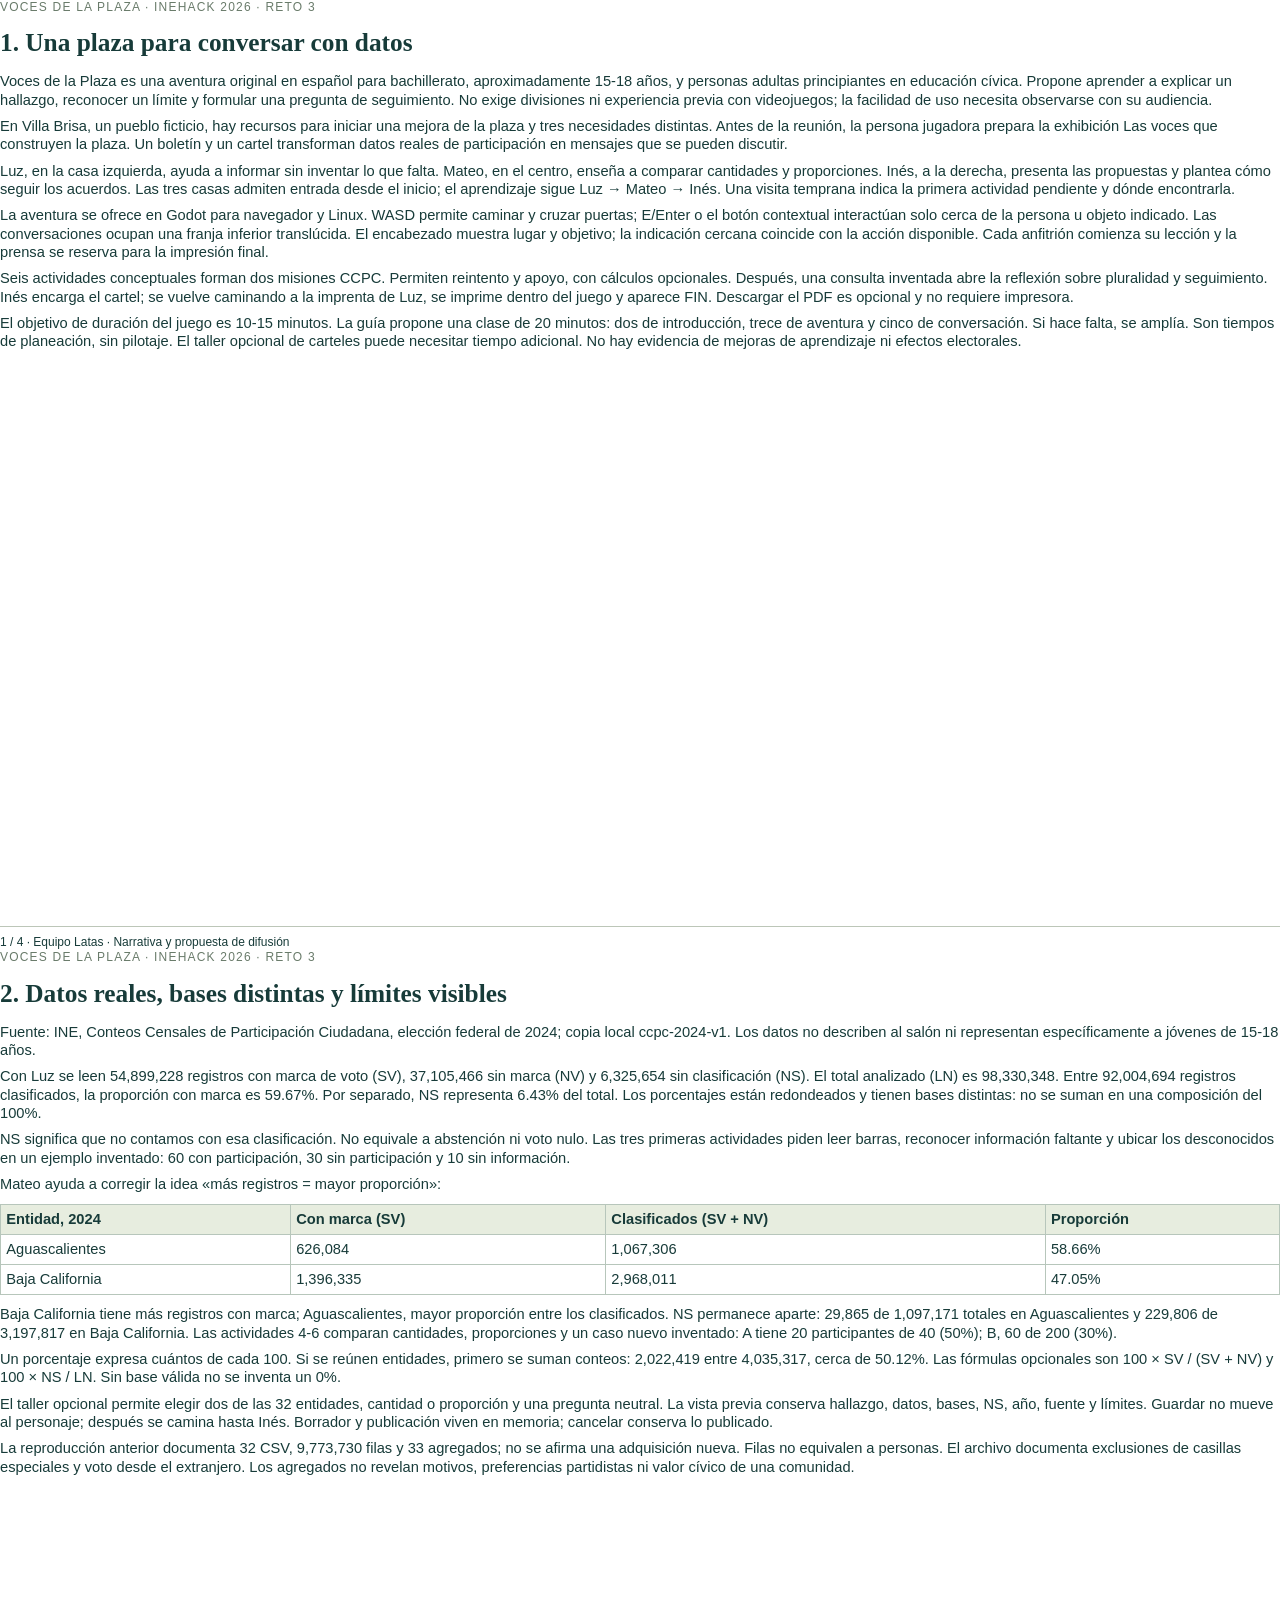
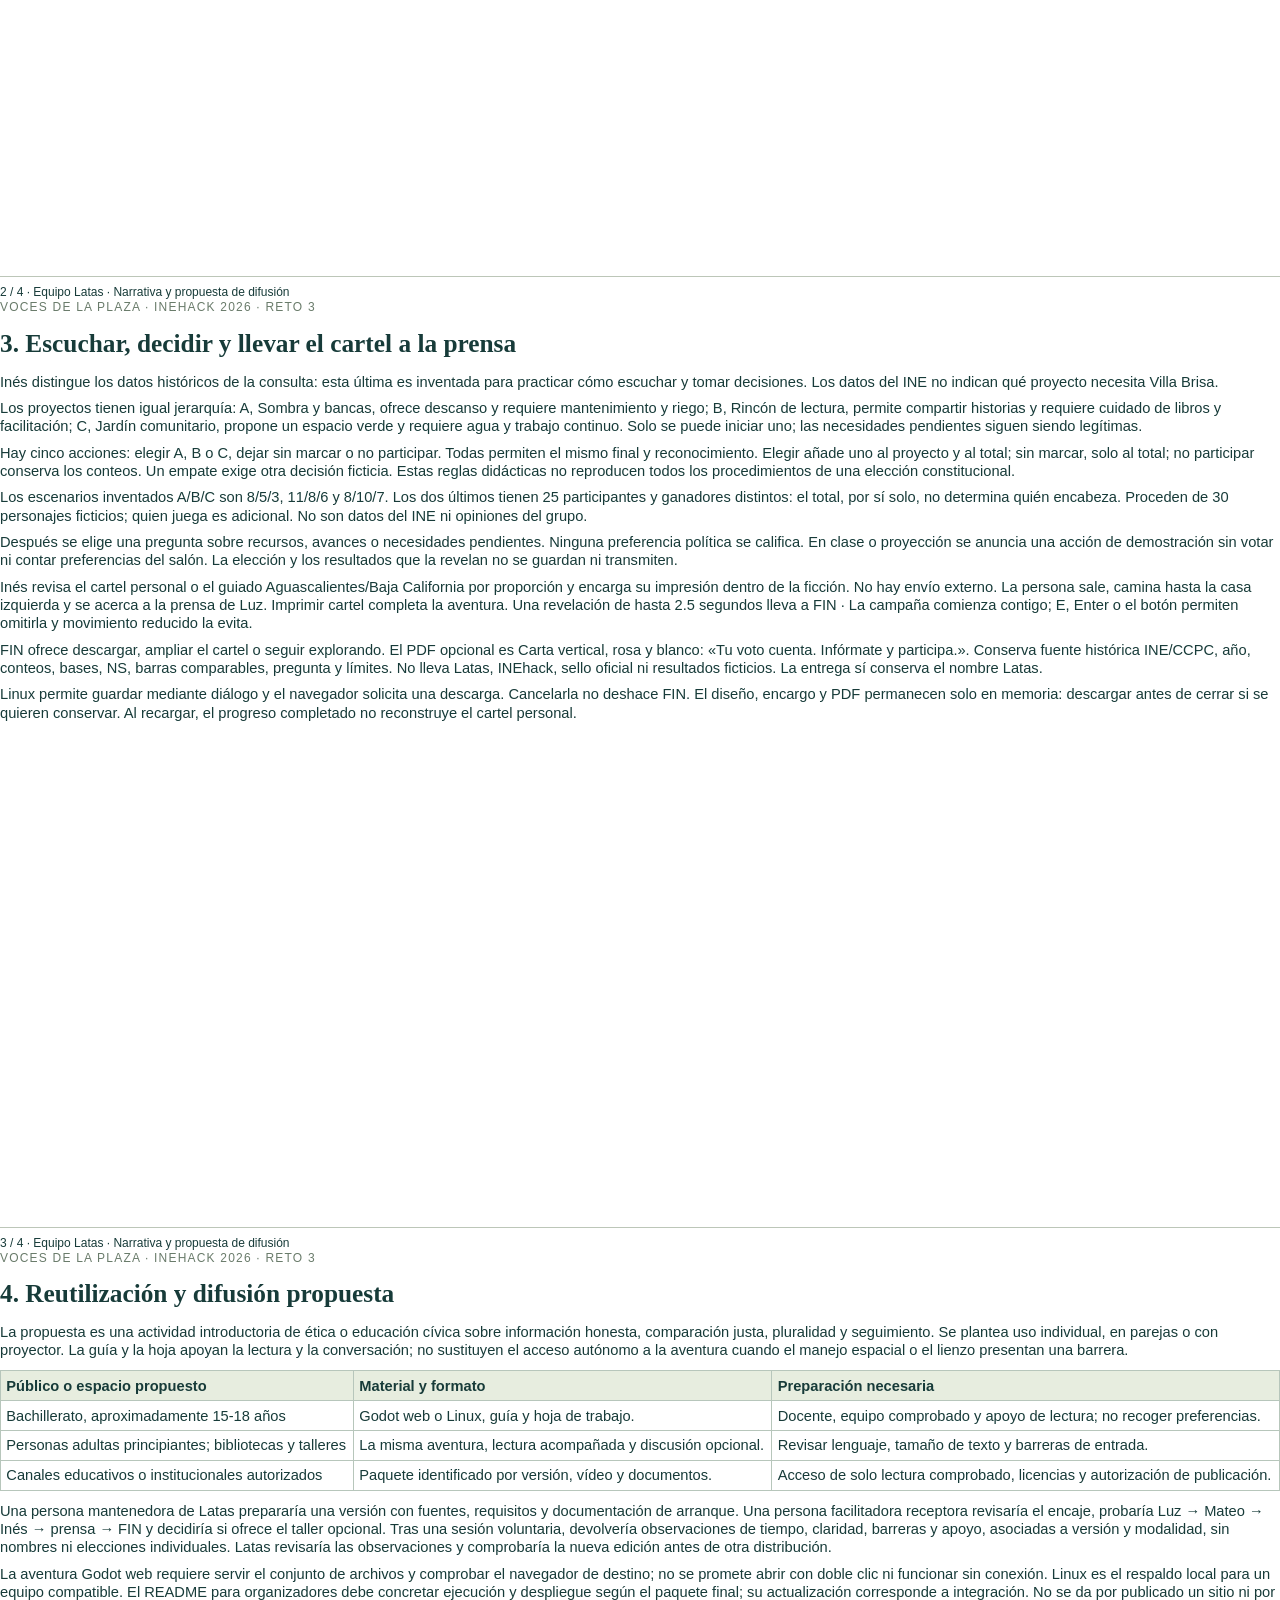
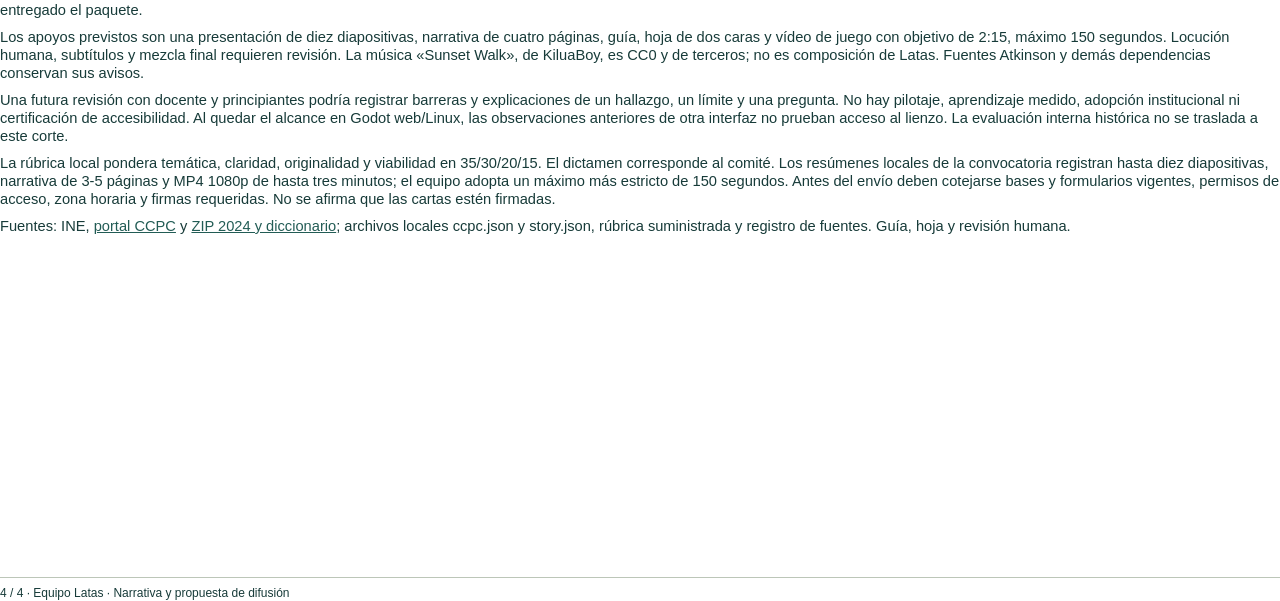
<file: submission/narrativa.html>
<!doctype html><html lang="es-MX"><meta charset="utf-8"><title>Voces de la Plaza · Narrativa y difusión</title><style>
@page{size:Letter;margin:14mm}*{box-sizing:border-box}body{color:#173b39;font:11pt/1.25 Arial,sans-serif;margin:0}h1{font:700 19pt/1.16 Georgia,serif;margin:0 0 11pt}p{margin:0 0 6pt}code{font:inherit}a{color:#225c55;overflow-wrap:anywhere}table{border-collapse:collapse;width:100%;font-size:11pt;margin:8pt 0}td,th{border:1px solid #b7c6bb;padding:4pt;text-align:left;vertical-align:top}th{background:#e7eddf}section{height:calc(11in - 28mm);position:relative;break-after:page;padding-bottom:30pt}section:last-child{break-after:auto}.running{font-size:9pt;letter-spacing:.1em;color:#697b6a;margin-bottom:10pt}footer{position:absolute;bottom:0;left:0;right:0;font-size:9pt;border-top:1px solid #bcc6b8;padding-top:6pt}</style><section><div class="page-content"><div class="running">VOCES DE LA PLAZA · INEHACK 2026 · RETO 3</div><h1>1. Una plaza para conversar con datos</h1>
<p>Voces de la Plaza es una aventura original en español para bachillerato, aproximadamente 15-18 años, y personas adultas principiantes en educación cívica. Propone aprender a explicar un hallazgo, reconocer un límite y formular una pregunta de seguimiento. No exige divisiones ni experiencia previa con videojuegos; la facilidad de uso necesita observarse con su audiencia.</p>
<p>En Villa Brisa, un pueblo ficticio, hay recursos para iniciar una mejora de la plaza y tres necesidades distintas. Antes de la reunión, la persona jugadora prepara la exhibición Las voces que construyen la plaza. Un boletín y un cartel transforman datos reales de participación en mensajes que se pueden discutir.</p>
<p>Luz, en la casa izquierda, ayuda a informar sin inventar lo que falta. Mateo, en el centro, enseña a comparar cantidades y proporciones. Inés, a la derecha, presenta las propuestas y plantea cómo seguir los acuerdos. Las tres casas admiten entrada desde el inicio; el aprendizaje sigue Luz → Mateo → Inés. Una visita temprana indica la primera actividad pendiente y dónde encontrarla.</p>
<p>La aventura se ofrece en Godot para navegador y Linux. WASD permite caminar y cruzar puertas; E/Enter o el botón contextual interactúan solo cerca de la persona u objeto indicado. Las conversaciones ocupan una franja inferior translúcida. El encabezado muestra lugar y objetivo; la indicación cercana coincide con la acción disponible. Cada anfitrión comienza su lección y la prensa se reserva para la impresión final.</p>
<p>Seis actividades conceptuales forman dos misiones CCPC. Permiten reintento y apoyo, con cálculos opcionales. Después, una consulta inventada abre la reflexión sobre pluralidad y seguimiento. Inés encarga el cartel; se vuelve caminando a la imprenta de Luz, se imprime dentro del juego y aparece FIN. Descargar el PDF es opcional y no requiere impresora.</p>
<p>El objetivo de duración del juego es 10-15 minutos. La guía propone una clase de 20 minutos: dos de introducción, trece de aventura y cinco de conversación. Si hace falta, se amplía. Son tiempos de planeación, sin pilotaje. El taller opcional de carteles puede necesitar tiempo adicional. No hay evidencia de mejoras de aprendizaje ni efectos electorales.</p></div><footer>1 / 4 · Equipo Latas · Narrativa y propuesta de difusión</footer></section><section><div class="page-content"><div class="running">VOCES DE LA PLAZA · INEHACK 2026 · RETO 3</div><h1>2. Datos reales, bases distintas y límites visibles</h1>
<p>Fuente: INE, Conteos Censales de Participación Ciudadana, elección federal de 2024; copia local ccpc-2024-v1. Los datos no describen al salón ni representan específicamente a jóvenes de 15-18 años.</p>
<p>Con Luz se leen 54,899,228 registros con marca de voto (SV), 37,105,466 sin marca (NV) y 6,325,654 sin clasificación (NS). El total analizado (LN) es 98,330,348. Entre 92,004,694 registros clasificados, la proporción con marca es 59.67%. Por separado, NS representa 6.43% del total. Los porcentajes están redondeados y tienen bases distintas: no se suman en una composición del 100%.</p>
<p>NS significa que no contamos con esa clasificación. No equivale a abstención ni voto nulo. Las tres primeras actividades piden leer barras, reconocer información faltante y ubicar los desconocidos en un ejemplo inventado: 60 con participación, 30 sin participación y 10 sin información.</p>
<p>Mateo ayuda a corregir la idea «más registros = mayor proporción»:</p>
<table aria-label="2. Datos reales, bases distintas y límites visibles"><thead><tr><th scope="col">Entidad, 2024</th><th scope="col">Con marca (SV)</th><th scope="col">Clasificados (SV + NV)</th><th scope="col">Proporción</th></tr></thead><tbody><tr><td>Aguascalientes</td><td>626,084</td><td>1,067,306</td><td>58.66%</td></tr><tr><td>Baja California</td><td>1,396,335</td><td>2,968,011</td><td>47.05%</td></tr></tbody></table>
<p>Baja California tiene más registros con marca; Aguascalientes, mayor proporción entre los clasificados. NS permanece aparte: 29,865 de 1,097,171 totales en Aguascalientes y 229,806 de 3,197,817 en Baja California. Las actividades 4-6 comparan cantidades, proporciones y un caso nuevo inventado: A tiene 20 participantes de 40 (50%); B, 60 de 200 (30%).</p>
<p>Un porcentaje expresa cuántos de cada 100. Si se reúnen entidades, primero se suman conteos: 2,022,419 entre 4,035,317, cerca de 50.12%. Las fórmulas opcionales son 100 × SV / (SV + NV) y 100 × NS / LN. Sin base válida no se inventa un 0%.</p>
<p>El taller opcional permite elegir dos de las 32 entidades, cantidad o proporción y una pregunta neutral. La vista previa conserva hallazgo, datos, bases, NS, año, fuente y límites. Guardar no mueve al personaje; después se camina hasta Inés. Borrador y publicación viven en memoria; cancelar conserva lo publicado.</p>
<p>La reproducción anterior documenta 32 CSV, 9,773,730 filas y 33 agregados; no se afirma una adquisición nueva. Filas no equivalen a personas. El archivo documenta exclusiones de casillas especiales y voto desde el extranjero. Los agregados no revelan motivos, preferencias partidistas ni valor cívico de una comunidad.</p></div><footer>2 / 4 · Equipo Latas · Narrativa y propuesta de difusión</footer></section><section><div class="page-content"><div class="running">VOCES DE LA PLAZA · INEHACK 2026 · RETO 3</div><h1>3. Escuchar, decidir y llevar el cartel a la prensa</h1>
<p>Inés distingue los datos históricos de la consulta: esta última es inventada para practicar cómo escuchar y tomar decisiones. Los datos del INE no indican qué proyecto necesita Villa Brisa.</p>
<p>Los proyectos tienen igual jerarquía: A, Sombra y bancas, ofrece descanso y requiere mantenimiento y riego; B, Rincón de lectura, permite compartir historias y requiere cuidado de libros y facilitación; C, Jardín comunitario, propone un espacio verde y requiere agua y trabajo continuo. Solo se puede iniciar uno; las necesidades pendientes siguen siendo legítimas.</p>
<p>Hay cinco acciones: elegir A, B o C, dejar sin marcar o no participar. Todas permiten el mismo final y reconocimiento. Elegir añade uno al proyecto y al total; sin marcar, solo al total; no participar conserva los conteos. Un empate exige otra decisión ficticia. Estas reglas didácticas no reproducen todos los procedimientos de una elección constitucional.</p>
<p>Los escenarios inventados A/B/C son 8/5/3, 11/8/6 y 8/10/7. Los dos últimos tienen 25 participantes y ganadores distintos: el total, por sí solo, no determina quién encabeza. Proceden de 30 personajes ficticios; quien juega es adicional. No son datos del INE ni opiniones del grupo.</p>
<p>Después se elige una pregunta sobre recursos, avances o necesidades pendientes. Ninguna preferencia política se califica. En clase o proyección se anuncia una acción de demostración sin votar ni contar preferencias del salón. La elección y los resultados que la revelan no se guardan ni transmiten.</p>
<p>Inés revisa el cartel personal o el guiado Aguascalientes/Baja California por proporción y encarga su impresión dentro de la ficción. No hay envío externo. La persona sale, camina hasta la casa izquierda y se acerca a la prensa de Luz. Imprimir cartel completa la aventura. Una revelación de hasta 2.5 segundos lleva a FIN · La campaña comienza contigo; E, Enter o el botón permiten omitirla y movimiento reducido la evita.</p>
<p>FIN ofrece descargar, ampliar el cartel o seguir explorando. El PDF opcional es Carta vertical, rosa y blanco: «Tu voto cuenta. Infórmate y participa.». Conserva fuente histórica INE/CCPC, año, conteos, bases, NS, barras comparables, pregunta y límites. No lleva Latas, INEhack, sello oficial ni resultados ficticios. La entrega sí conserva el nombre Latas.</p>
<p>Linux permite guardar mediante diálogo y el navegador solicita una descarga. Cancelarla no deshace FIN. El diseño, encargo y PDF permanecen solo en memoria: descargar antes de cerrar si se quieren conservar. Al recargar, el progreso completado no reconstruye el cartel personal.</p></div><footer>3 / 4 · Equipo Latas · Narrativa y propuesta de difusión</footer></section><section><div class="page-content"><div class="running">VOCES DE LA PLAZA · INEHACK 2026 · RETO 3</div><h1>4. Reutilización y difusión propuesta</h1>
<p>La propuesta es una actividad introductoria de ética o educación cívica sobre información honesta, comparación justa, pluralidad y seguimiento. Se plantea uso individual, en parejas o con proyector. La guía y la hoja apoyan la lectura y la conversación; no sustituyen el acceso autónomo a la aventura cuando el manejo espacial o el lienzo presentan una barrera.</p>
<table aria-label="4. Reutilización y difusión propuesta"><thead><tr><th scope="col">Público o espacio propuesto</th><th scope="col">Material y formato</th><th scope="col">Preparación necesaria</th></tr></thead><tbody><tr><td>Bachillerato, aproximadamente 15-18 años</td><td>Godot web o Linux, guía y hoja de trabajo.</td><td>Docente, equipo comprobado y apoyo de lectura; no recoger preferencias.</td></tr><tr><td>Personas adultas principiantes; bibliotecas y talleres</td><td>La misma aventura, lectura acompañada y discusión opcional.</td><td>Revisar lenguaje, tamaño de texto y barreras de entrada.</td></tr><tr><td>Canales educativos o institucionales autorizados</td><td>Paquete identificado por versión, vídeo y documentos.</td><td>Acceso de solo lectura comprobado, licencias y autorización de publicación.</td></tr></tbody></table>
<p>Una persona mantenedora de Latas prepararía una versión con fuentes, requisitos y documentación de arranque. Una persona facilitadora receptora revisaría el encaje, probaría Luz → Mateo → Inés → prensa → FIN y decidiría si ofrece el taller opcional. Tras una sesión voluntaria, devolvería observaciones de tiempo, claridad, barreras y apoyo, asociadas a versión y modalidad, sin nombres ni elecciones individuales. Latas revisaría las observaciones y comprobaría la nueva edición antes de otra distribución.</p>
<p>La aventura Godot web requiere servir el conjunto de archivos y comprobar el navegador de destino; no se promete abrir con doble clic ni funcionar sin conexión. Linux es el respaldo local para un equipo compatible. El README para organizadores debe concretar ejecución y despliegue según el paquete final; su actualización corresponde a integración. No se da por publicado un sitio ni por entregado el paquete.</p>
<p>Los apoyos previstos son una presentación de diez diapositivas, narrativa de cuatro páginas, guía, hoja de dos caras y vídeo de juego con objetivo de 2:15, máximo 150 segundos. Locución humana, subtítulos y mezcla final requieren revisión. La música «Sunset Walk», de KiluaBoy, es CC0 y de terceros; no es composición de Latas. Fuentes Atkinson y demás dependencias conservan sus avisos.</p>
<p>Una futura revisión con docente y principiantes podría registrar barreras y explicaciones de un hallazgo, un límite y una pregunta. No hay pilotaje, aprendizaje medido, adopción institucional ni certificación de accesibilidad. Al quedar el alcance en Godot web/Linux, las observaciones anteriores de otra interfaz no prueban acceso al lienzo. La evaluación interna histórica no se traslada a este corte.</p>
<p>La rúbrica local pondera temática, claridad, originalidad y viabilidad en 35/30/20/15. El dictamen corresponde al comité. Los resúmenes locales de la convocatoria registran hasta diez diapositivas, narrativa de 3-5 páginas y MP4 1080p de hasta tres minutos; el equipo adopta un máximo más estricto de 150 segundos. Antes del envío deben cotejarse bases y formularios vigentes, permisos de acceso, zona horaria y firmas requeridas. No se afirma que las cartas estén firmadas.</p>
<p>Fuentes: INE, <a href="https://ine.mx/transparencia/datos-abiertos/visualizacion-datos/conteos-censales-participacion/">portal CCPC</a> y <a href="https://ine.mx/wp-content/uploads/2025/08/DatosAbiertos_DECEyEC_ConteosCensales2024.zip">ZIP 2024 y diccionario</a>; archivos locales ccpc.json y story.json, rúbrica suministrada y registro de fuentes. Guía, hoja y revisión humana.</p></div><footer>4 / 4 · Equipo Latas · Narrativa y propuesta de difusión</footer></section></html>
</file>
<file: web/styles.css>
:root {
  color-scheme: light;
  --paper: #f4f0e6;
  --sheet: #fffdf7;
  --ink: #253f36;
  --muted: #565e50;
  --green: #294c40;
  --rust: #9b472b;
  --ochre: #8a651e;
  --line: #c6c4b1;
  --soft: #e6e9db;
  --focus: #174ead;
  --campaign-pink: #B41476;
  --campaign-white: #FFFFFF;
  --campaign-ink: #242124;
  --campaign-pale: #FBEAF3;
  font-family: "Atkinson Hyperlegible", system-ui, sans-serif;
  font-size: 100%;
}
* { box-sizing: border-box; }
[hidden] { display: none !important; }
body { margin: 0; background: var(--paper); color: var(--ink); line-height: 1.65; }
body.large-text { font-size: 1.25rem; }
button, input, select { font: inherit; }
button, select, summary, input { accent-color: var(--green); }
button, select, summary { cursor: pointer; }
button, .game-link { min-height: 2.75rem; }
button { padding: .65rem 1rem; border: 1px solid var(--green); border-radius: .25rem; background: var(--green); color: var(--sheet); text-align: left; line-height: 1.45; }
button:hover:not(:disabled) { background: #18372c; }
button:disabled { cursor: default; background: #e4e3d8; color: #5c6056; border-color: var(--line); }
button.quiet { color: var(--green); background: transparent; text-decoration: underline; text-underline-offset: .2em; }
button.quiet:hover { color: var(--sheet); }
select { max-width: 100%; padding: .5rem; min-height: 2.75rem; color: var(--ink); border: 1px solid var(--muted); background: var(--sheet); border-radius: .15rem; }
input[type="radio"], input[type="checkbox"] { width: 1.15em; height: 1.15em; flex: 0 0 auto; margin: .25em .4em .25em 0; }
a { color: var(--green); text-underline-offset: .2em; overflow-wrap: anywhere; }
a:hover { color: var(--rust); }
:focus-visible { outline: 3px solid var(--focus); outline-offset: 4px; }
[tabindex="-1"]:focus { outline: 3px solid var(--focus); outline-offset: 5px; }
.skip-link { position: absolute; z-index: 5; left: 1rem; top: -6rem; padding: .75rem 1rem; background: var(--sheet); }
.skip-link:focus { top: 1rem; }
.masthead { min-height: 6rem; border-bottom: 1px solid var(--line); display: flex; align-items: center; justify-content: space-between; gap: 1.5rem; padding: 1rem max(1.25rem, calc((100vw - 1264px) / 2)); }
.brand { display: flex; align-items: center; gap: .75rem; color: var(--ink); text-decoration: none; font-weight: 700; letter-spacing: -.02em; }
.brand small { display: block; color: var(--muted); font-size: .7em; letter-spacing: .05em; font-weight: 500; }
.brand-mark { display: grid; place-content: center; width: 2.75rem; height: 2.75rem; border: 1px solid var(--green); font-family: Georgia, serif; font-size: 1.5rem; position: relative; }
.brand-mark span { font-size: .8rem; position: absolute; bottom: .15rem; right: .25rem; }
.game-link { display: inline-flex; align-items: center; gap: 1rem; font-size: .85em; }
.page-wrap { max-width: 1264px; padding: 0 1.25rem; margin: auto; }
.introduction { display: grid; grid-template-columns: 1.65fr 1fr; align-items: center; gap: 2rem; padding: 3rem 0 1.5rem; }
.eyebrow { text-transform: uppercase; letter-spacing: .14em; font-size: .7em; font-weight: 750; color: var(--rust); margin: 0 0 .75rem; }
h1, h2, h3, h4 { line-height: 1.15; }
h1, h2, .ending h3 { font-family: Georgia, "Times New Roman", serif; font-weight: 400; letter-spacing: -.035em; }
h1 { font-size: clamp(2.5em, 4.7vw, 4.5em); margin: 0 0 1.5rem; }
h1 em { font-weight: 400; color: var(--rust); }
h2 { font-size: clamp(2em, 3vw, 3em); margin: 0 0 1.5rem; }
h3 { font-size: 1.15em; margin: 1.75rem 0 1rem; }
h4 { font-size: 1em; margin: .75rem 0; }
p { margin: .75rem 0 1.25rem; }
.intro-copy { max-width: 40rem; font-size: 1.05em; }
.route-note, .small-note { font-size: .8em; color: var(--muted); }
.plaza-illustration { color: var(--green); max-width: 24rem; transform: rotate(-2deg); padding: .75rem 1rem; }
.plaza-illustration svg { width: 100%; height: auto; }
.plaza-illustration span { display: block; font-family: Georgia, serif; font-style: italic; text-align: center; font-size: .85em; }
#game-note { margin: 0 0 1.5rem; }
details { border-top: 1px solid var(--line); border-bottom: 1px solid var(--line); padding: .75rem 0; }
summary { min-height: 2.75rem; padding: .5rem .25rem; font-weight: 650; }
.settings { font-size: .875em; margin-bottom: 2rem; }
.settings-controls { display: flex; flex-wrap: wrap; align-items: center; gap: 1rem 2rem; padding: 1rem 0; }
.check { display: flex; align-items: center; }
.notebook { display: grid; grid-template-columns: 16rem minmax(0, 1fr); border-top: 2px solid var(--green); }
.itinerary { padding: 2rem 1.5rem 2rem 0; }
nav ol { list-style: none; padding: 0; margin: 0 0 2rem; }
nav li + li { border-top: 1px solid var(--line); }
nav button { display: flex; gap: .75rem; width: 100%; padding: 1rem .5rem; background: transparent; color: var(--ink); border: 0; border-left: 3px solid transparent; border-radius: 0; }
nav button:disabled { background: transparent; border-color: transparent; }
nav button[aria-current="location"] { background: var(--soft); border-left-color: var(--green); }
nav button:hover:not(:disabled) { color: var(--sheet); }
nav button small, .chapter-stamp { display: block; font-size: .75em; margin-top: .5rem; }
.step-number { font-family: Georgia, serif; font-size: 1.5em; line-height: 1; flex: 0 0 1.25em; white-space: nowrap; }
.chapter-stamp { font-weight: 650; }
.margin-note { border-left: 2px solid var(--rust); padding-left: 1rem; font-family: Georgia, serif; font-style: italic; font-size: 1.05em; }
main { background: var(--sheet); min-width: 0; padding: 2rem clamp(1rem, 3vw, 3rem) 3rem; border-left: 1px solid var(--line); }
.human-question { font-size: 1.15em; font-weight: 650; }
blockquote { margin: 1.5rem 0; border-left: 3px solid var(--ochre); padding: .5rem 1.25rem; background: #f3efdf; font-family: Georgia, serif; font-size: 1.15em; }
blockquote cite { display: block; font: .7em system-ui, sans-serif; margin-top: .75rem; color: var(--muted); }
.evidence-label { margin-top: 2rem; color: var(--rust); font-size: .75em; font-weight: 750; text-transform: uppercase; letter-spacing: .05em; }
figure { margin: 1.5rem 0; }
figcaption { font-size: .85em; color: var(--muted); margin-top: 1rem; }
.bar-chart { display: grid; gap: 1rem; }
.bar-row { display: grid; grid-template-columns: minmax(0, 1fr) auto; gap: .25rem .75rem; }
.bar-label { font-size: .85em; }
.bar-value { font-size: .85em; font-weight: 700; font-variant-numeric: tabular-nums; }
.bar-track { grid-column: 1 / -1; height: .85rem; background: #eceadd; border: 1px solid #cdcbbd; }
.bar-fill { height: 100%; background: var(--green); }
.bar-row:nth-child(2) .bar-fill { background: var(--rust); }
.bar-row:nth-child(3) .bar-fill { background: repeating-linear-gradient(90deg, var(--ochre), var(--ochre) 5px, #eee4c4 5px, #eee4c4 7px); }
.table-wrap { max-width: 100%; overflow-x: auto; margin: 1.25rem 0; }
table { width: 100%; border-collapse: collapse; font-size: .85em; font-variant-numeric: tabular-nums; }
caption { text-align: left; font-weight: 700; padding: .5rem 0; }
th, td { text-align: right; padding: .65rem .5rem; border-bottom: 1px solid var(--line); vertical-align: top; }
th:first-child, td:first-child { text-align: left; }
thead { background: var(--soft); }
.finding { padding: 1rem; border-left: 3px solid var(--green); background: var(--soft); }
.source-details, .optional-math { margin: 1rem 0; font-size: .9em; }
.source-details dl { margin: .5rem 0; }
.source-details dt { font-weight: 700; margin-top: .75rem; }
.source-details dd { margin: .15rem 0 .75rem; overflow-wrap: anywhere; }
code { overflow-wrap: anywhere; font-size: .9em; }
.activity { border-top: 1px solid var(--line); margin-top: 1.5rem; padding-top: 1.5rem; }
.activity fieldset, #ballot fieldset, #reflection-form fieldset { min-width: 0; border: 0; margin: 0; padding: 0; }
legend { font-weight: 700; padding: 0; margin-bottom: .75rem; }
.choice { display: flex; align-items: flex-start; gap: .5rem; border: 1px solid var(--line); padding: .75rem; margin: .5rem 0; min-height: 2.75rem; cursor: pointer; border-radius: .2rem; background: var(--sheet); }
.choice:hover, .choice:focus-within { background: #efefdf; border-color: var(--green); }
.choice:has(input:checked) { border-color: var(--green); box-shadow: inset 3px 0 var(--green); }
.activity button { margin: .75rem 0; }
.feedback:not(:empty) { border-left: 3px solid var(--rust); padding: .75rem 1rem; background: #f5ebdf; }
.feedback.correct { border-color: var(--green); background: var(--soft); }
.feedback.supported { border-color: var(--ochre); background: #f3efdf; }
.activity-hint { border: 0; }
.activity-navigation { display: flex; justify-content: space-between; flex-wrap: wrap; gap: .75rem; border-top: 1px solid var(--line); margin-top: 1rem; }
.activity-evidence { margin-bottom: 1.5rem; }
.activity-evidence .evidence-label { margin-top: 1rem; }
.unknown-note { border-left: 3px dotted var(--ochre); padding: .5rem 1rem; }
.house > .finding { font-weight: 600; }
.house { display: flex; flex-direction: column; }
.house > button { align-self: flex-start; }
.speech-card { background: rgba(255, 253, 247, .92); border: 1px solid var(--line); border-left: 4px solid var(--green); padding: 1rem 1.25rem; margin-top: 1.5rem; }
.speech-card .speaker { font-weight: 750; margin: 0 0 .5rem; }
.speech-card p:last-child { margin-bottom: 0; }
.speech-card button { margin: .5rem .5rem 0 0; }
.campaign-panel { border-top: 2px solid var(--green); margin-top: 1.5rem; }
.campaign-panel .speech-card { margin-bottom: 1rem; }
.download-link { display: inline-block; padding: .75rem 1rem; border: 1px solid var(--green); font-weight: 650; }
#music-volume { display: block; width: min(15rem, 100%); min-height: 2.75rem; }
.artifact { border-top: 2px solid var(--green); margin-top: 1.5rem; }
.poster-workshop, .composed-poster { border-top: 2px solid var(--green); margin-top: 1.5rem; padding-top: 1rem; }
#open-poster-workshop { margin-top: 1.5rem; }
.poster-fields { display: grid; gap: 1rem; margin: 1.5rem 0; }
.poster-fields label { display: block; font-weight: 650; margin-bottom: .5rem; }
.poster-fields select { display: block; width: 100%; min-width: 0; max-width: 100%; }
.poster-selection-text { display: none; margin: .4rem 0 0; overflow-wrap: anywhere; }
.large-text .poster-selection-text { display: block; }
.poster-actions { display: flex; flex-wrap: wrap; gap: .75rem; margin-top: 1rem; }
.composed-poster .bar-row { grid-template-columns: minmax(0, 1fr); }
.composed-poster .bar-value { grid-row: 2; }
.composed-poster .bar-track { grid-column: 1; }
.task { margin-top: 1.5rem; }
button, summary, legend, h2, h3, h4, .bar-value { overflow-wrap: anywhere; }
.synthetic-notice { border: 1px dashed var(--rust); background: #f8f1e5; margin: 1.5rem 0; padding: 1rem; }
.synthetic-notice p { margin: .5rem 0 0; }
.chapter-completion { margin-top: 2rem; padding-top: 1rem; border-top: 2px solid var(--green); }
.chapter-completion button { margin: .5rem .75rem .5rem 0; }
.projects { display: grid; grid-template-columns: repeat(3, minmax(0, 1fr)); border-top: 1px solid var(--line); border-bottom: 1px solid var(--line); }
.projects article { padding: 1rem .75rem; }
.projects article + article { border-left: 1px solid var(--line); }
.project-letter { font-family: Georgia, serif; font-size: 2em; color: var(--rust); }
.projects p { font-size: .85em; }
.tradeoff { color: var(--muted); }
#ballot, #reflection-form { margin: 1.5rem 0; }
#consultation-result { border-top: 2px solid var(--green); margin-top: 2rem; }
.composed-poster, .ending {
  --ink: var(--campaign-ink); --muted: var(--campaign-ink);
  --green: var(--campaign-pink); --rust: var(--campaign-pink); --ochre: var(--campaign-ink);
  --sheet: var(--campaign-white); --soft: var(--campaign-pale); --focus: var(--campaign-pink);
  --line: var(--campaign-ink);
  color: var(--campaign-ink); background: var(--campaign-white);
  font-family: "Atkinson Hyperlegible", system-ui, sans-serif;
}
.composed-poster { border: 1px solid var(--campaign-ink); padding: clamp(1rem, 3vw, 2rem); }
.composed-poster > .finding { font-family: inherit; font-weight: 700; letter-spacing: 0; }
.citizen-poster-header { background: var(--campaign-pink); color: var(--campaign-white); padding: 1.25rem; margin-bottom: 1.5rem; }
.citizen-poster-title { font-size: clamp(1.65em, 3vw, 2.5em); font-weight: 700; line-height: 1.1; white-space: pre-line; margin: 0 0 1rem; }
.citizen-poster-header p:last-child { margin-bottom: 0; }
.poster-counts { font-size: .85em; margin: .25rem 0 0; }
.composed-poster .finding { background: var(--campaign-pale); }
.composed-poster > .finding:not(.poster-question) { background: transparent; border: 0; padding: 0; font-size: 1.4em; }
.composed-poster .evidence-label { text-transform: none; letter-spacing: 0; }
.composed-poster .bar-track { background: var(--campaign-pale); border-color: var(--campaign-ink); height: 1rem; }
.composed-poster .bar-fill { background: var(--campaign-pink); }
.composed-poster .bar-row:nth-child(2) .bar-fill { background: var(--campaign-pink); }
body.ending-open { overflow: hidden; }
dialog.ending { width: min(64rem, calc(100% - 2rem)); height: min(36rem, calc(100dvh - 2rem)); max-width: none; max-height: none; margin: auto; padding: 0; border: 2px solid var(--campaign-pink); overflow: hidden; }
dialog.ending:has(#ending-poster:not([hidden])) { height: min(52rem, calc(100dvh - 2rem)); }
.ending::backdrop { background: rgb(36 33 36 / .8); }
#ending-finished { display: flex; flex-direction: column; height: 100%; }
.ending-controls { flex: 0 0 auto; padding: clamp(.75rem, 2vw, 1.5rem); border-bottom: 2px solid var(--campaign-pink); }
.ending h2 { font: 700 clamp(1.35em, 3vw, 2em)/1.15 "Atkinson Hyperlegible", system-ui, sans-serif; letter-spacing: 0; margin: 0 0 1rem; }
.ending-actions { display: flex; flex-wrap: wrap; align-items: center; gap: .5rem .75rem; }
.ending button, .ending .download-link { min-height: 44px; line-height: 1.25; padding: .65em .85em; border-radius: .25rem; font-size: 1em; }
.ending .download-link { background: var(--campaign-pink); color: var(--campaign-white); text-decoration: none; font-weight: 700; }
.ending button.quiet { border-color: var(--campaign-pink); }
.ending button:hover, .ending .download-link:hover { background: var(--campaign-ink); color: var(--campaign-white); }
.ending-details { overflow: auto; min-height: 0; padding: 1rem clamp(.75rem, 2vw, 1.5rem); overscroll-behavior: contain; }
.ending-details > :first-child > :first-child { margin-top: 0; }
.ending-details .composed-poster { margin: 0; }
#print-reveal { height: 100%; display: flex; flex-direction: column; align-items: center; justify-content: center; padding: 1rem; text-align: center; }
.print-slot { overflow: hidden; width: min(18rem, 65vw); height: min(22rem, 42dvh); border-top: .5rem solid var(--campaign-ink); margin: .5rem 0 1rem; }
.print-sheet { background: var(--campaign-white); border: 1px solid var(--campaign-ink); padding: 1rem; text-align: left; height: 100%; animation: print-sheet 1.8s ease-out both; }
.print-sheet strong { display: block; background: var(--campaign-pink); color: var(--campaign-white); padding: .5rem; font-size: 1.5em; line-height: 1.1; white-space: pre-line; }
.print-sheet span { display: block; height: .6rem; width: 80%; background: var(--campaign-pink); margin-top: 1.5rem; }
.print-sheet span + span { width: 62%; background: var(--campaign-ink); margin-top: .75rem; }
@keyframes print-sheet { from { transform: translateY(-100%); } to { transform: translateY(0); } }
@media (max-height: 600px) { .ending-controls { padding: .65rem; } .ending h2 { font-size: 1.35em; margin-bottom: .5rem; } .ending-actions { gap: .4rem; } }
.error { color: #822f20; border-left: 3px solid #822f20; padding: 1rem; background: #faeddf; }
footer { border-top: 1px solid var(--line); padding: 1.5rem 0; font-size: .75em; color: var(--muted); display: flex; flex-wrap: wrap; justify-content: space-between; gap: 0 1rem; }
@media (max-width: 900px) {
  .poster-selection-text { display: block; }
  .notebook { grid-template-columns: 12rem minmax(0, 1fr); }
  .itinerary { padding-right: 1rem; }
  .projects { grid-template-columns: 1fr; }
  .projects article + article { border-left: 0; border-top: 1px solid var(--line); }
  .large-text .notebook, .large-text .introduction { grid-template-columns: 1fr; }
  .large-text .itinerary { padding: 1.25rem 0; }
  .large-text main { border-left: 0; border-top: 1px solid var(--line); }
}
@media (max-width: 650px) {
  .masthead { align-items: flex-start; padding: 1rem; gap: 1rem; flex-wrap: wrap; }
  .page-wrap { padding: 0 1rem; }
  .introduction { grid-template-columns: 1fr; padding-top: 2rem; gap: 0; }
  .plaza-illustration { max-width: 15rem; justify-self: end; margin-top: -1rem; }
  .notebook { grid-template-columns: 1fr; }
  .itinerary { padding: 1.25rem 0; }
  nav ol { margin-bottom: .75rem; }
  nav button { padding: .75rem; }
  nav button small { display: inline; margin-left: .5rem; }
  .margin-note { display: none; }
  main { border-left: 0; border-top: 1px solid var(--line); padding: 1.5rem 1rem; }
  .settings-controls { align-items: flex-start; flex-direction: column; }
  .bar-row { grid-template-columns: 1fr; }
  .bar-track { grid-column: 1; }
  .bar-value { grid-row: 2; }
}
@media (prefers-reduced-motion: reduce) { *, *::before, *::after { scroll-behavior: auto !important; animation: none !important; transition: none !important; } }
body.reduced-motion *, body.reduced-motion *::before, body.reduced-motion *::after { scroll-behavior: auto !important; animation: none !important; transition: none !important; }
@media (forced-colors: active) { .bar-fill { background: CanvasText; } .choice:has(input:checked) { outline: 2px solid Highlight; } }
@media print { .masthead, .settings, .itinerary, .game-link, button, form { display: none; } .notebook { display: block; } main { padding: 0; border: 0; } body { background: white; } details > * { display: block; } }
</file>
